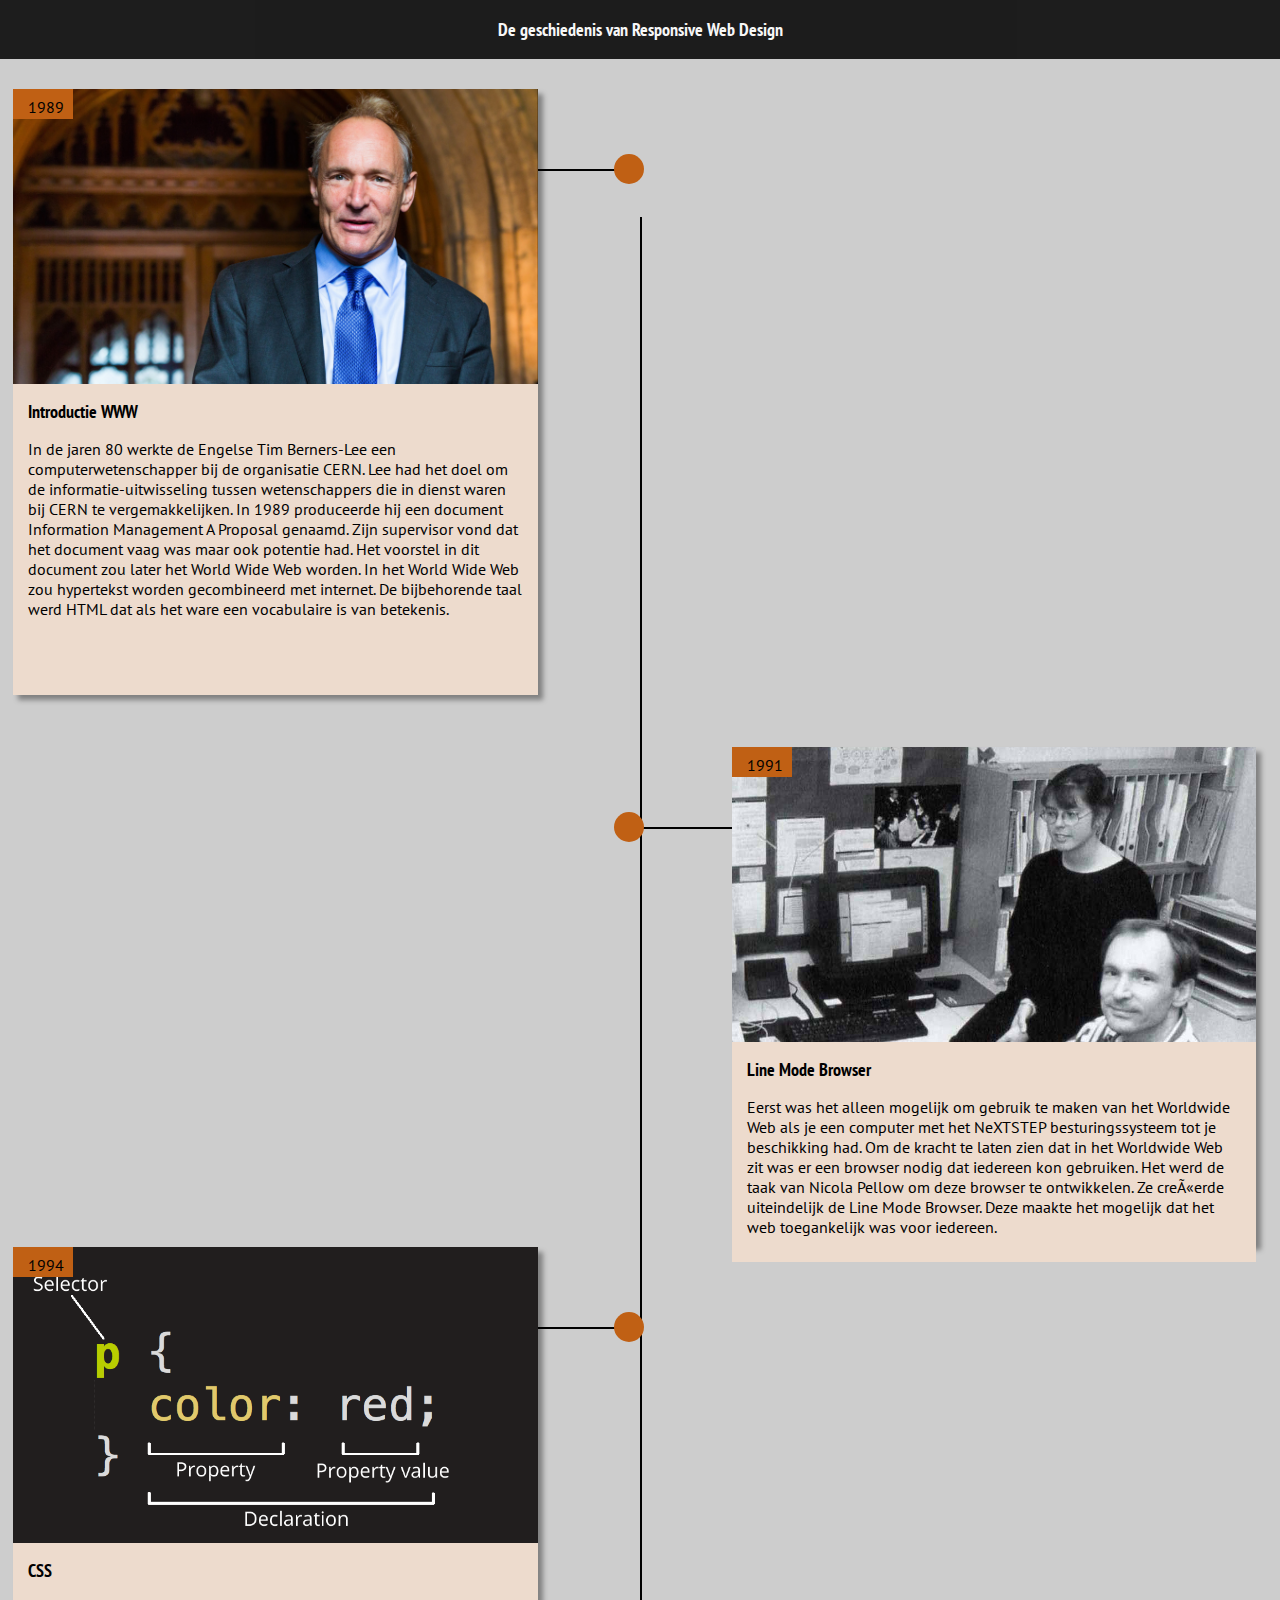
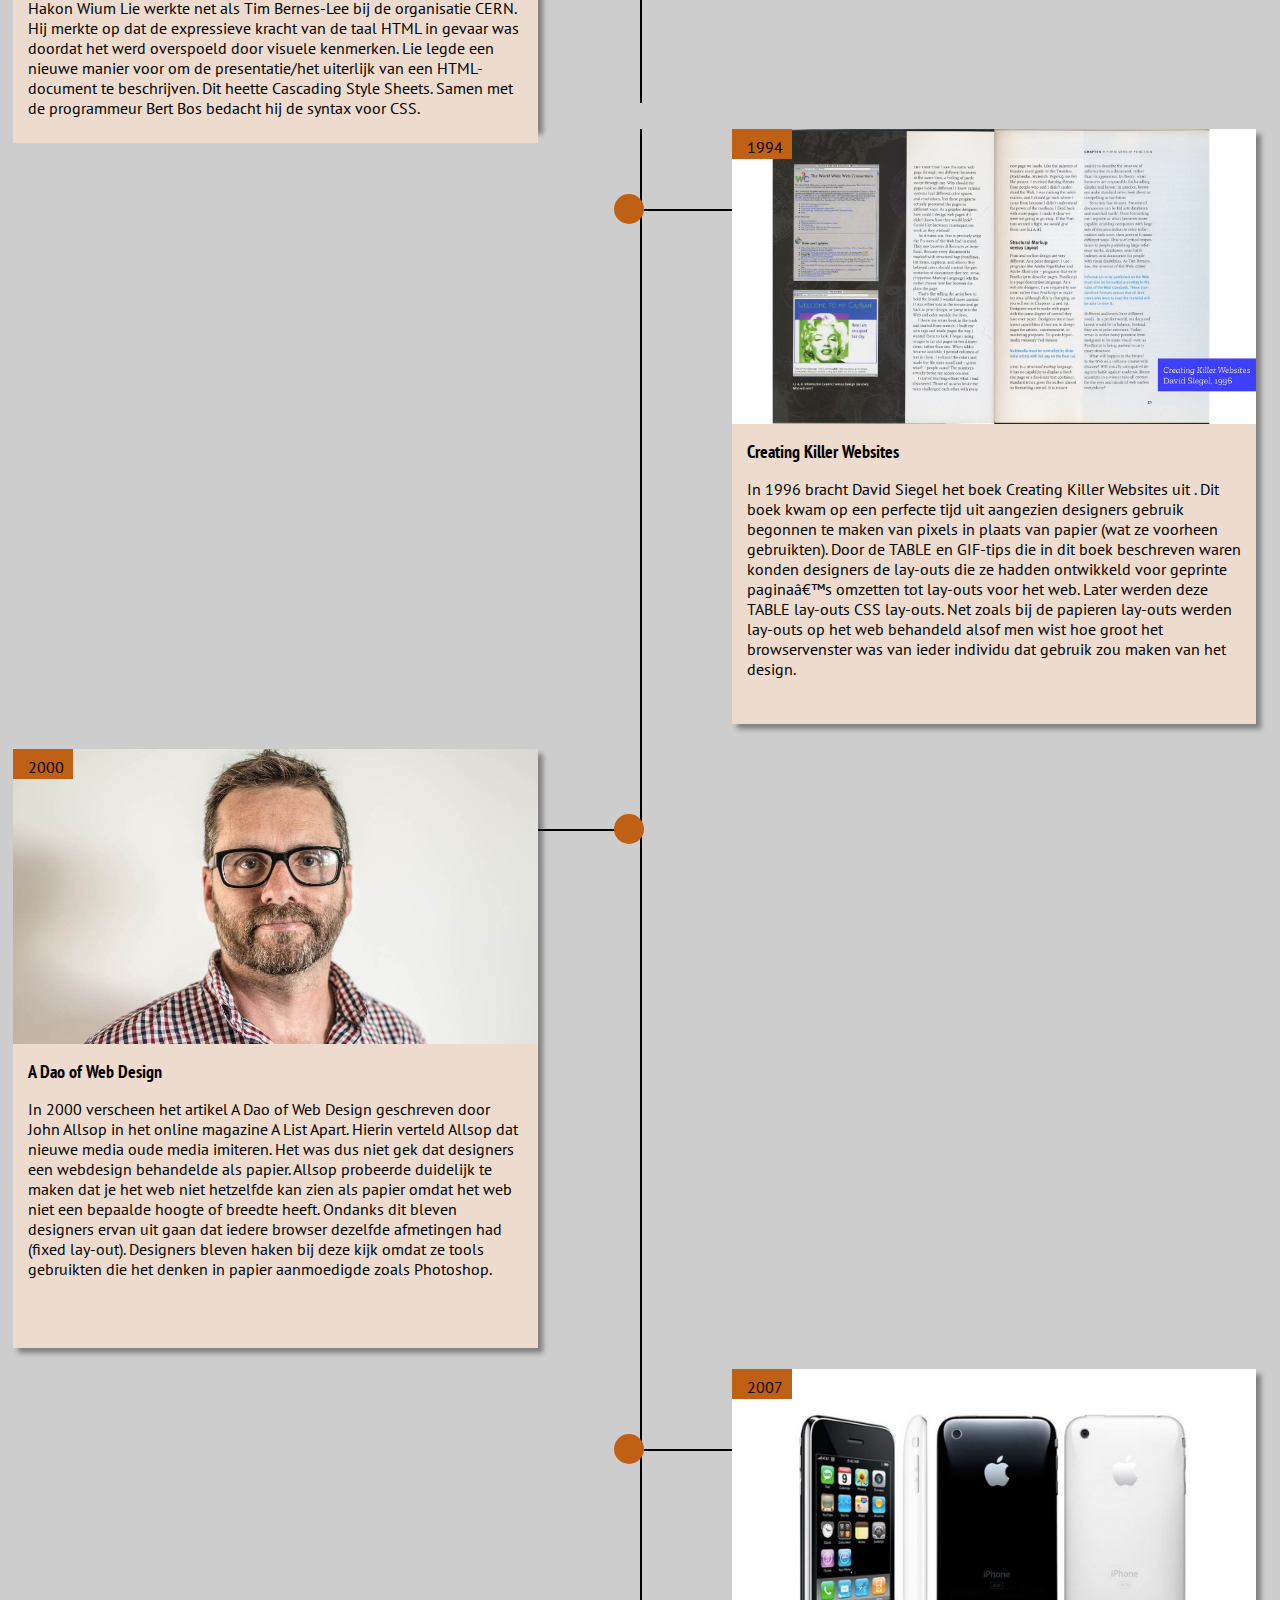
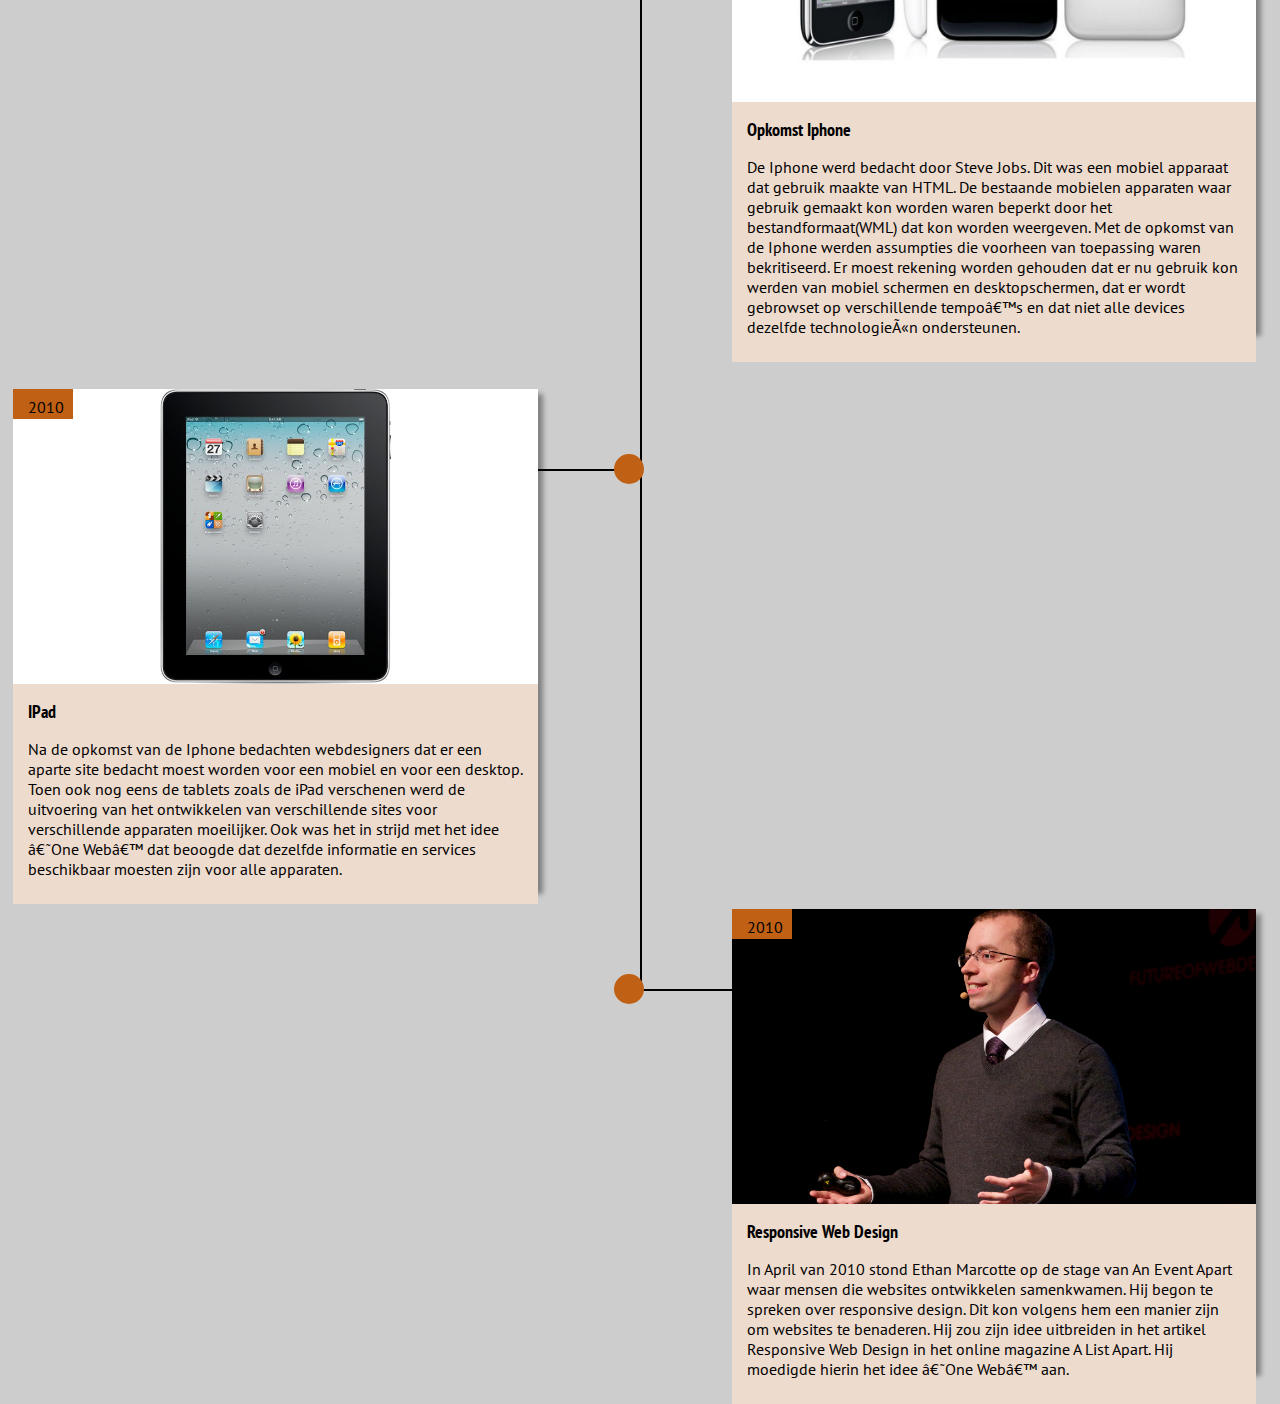
<file: index.html>
<!DOCTYPE html>     
    <html>
        <head>
            <title>De geschiedenis van Responsive Webdesign:tijdlijn</title>
            <meta charset="utf=8"/>
            <meta name="viewport" content="width=device-width, initial-scale=1.0">
            <link href="styles/style.css" type="text/css" rel="stylesheet" />
            <link href="https://fonts.googleapis.com/css?family=PT+Sans" rel="stylesheet">
            <link href="https://fonts.googleapis.com/css?family=PT+Sans+Narrow:700" rel="stylesheet">
        </head>
   
        <body>
          <div id="hoofdflexContainer"> 
           <div class="titel">
                  <div class="titeltekst">
                     <h1>De geschiedenis van Responsive Web Design</h1>
                  </div>
                </div>
            <div id="flexContainer">
              <div class="verticale_lijn"></div>
              <div class="horizontale_lijn_links"></div>
              <div class="rondje"></div>
              <div class="tijdlijn-item">
              <!-- De tijd/jaartal-->
                <div class="tijd">
                  <div class="tijdtekst">
                      <p>1989</p>
                  </div>
                </div>
                <img src="images/berners-lee.png"  alt="Tim_Berners-Lee" class="foto_tijdlijn">
                <div class="gebeurtenis">
                  <h1>Introductie WWW</h1>
                  <p>In de jaren 80 werkte de Engelse Tim Berners-Lee een computerwetenschapper bij de organisatie CERN. Lee had het doel om de informatie-uitwisseling tussen wetenschappers die in dienst waren bij CERN te vergemakkelijken. In 1989 produceerde hij een document Information Management A Proposal genaamd. Zijn supervisor vond dat het document vaag was maar ook potentie had. Het voorstel in dit document zou later het World Wide Web worden. In het World Wide Web zou hypertekst worden gecombineerd met internet. De bijbehorende taal werd HTML dat als het ware een vocabulaire is van betekenis.</p>
                </div>
              </div>
            </div>
            <div id="flexContainer" >
              <div class="verticale_lijn_2"></div>
              <div class="horizontale_lijn_rechts"></div>
              <div class="rondje"></div>
              <div class="tijdlijn-item-2">
              <!-- De tijd/jaartal-->
                <div class="tijd">
                  <div class="tijdtekst">
                      <p>1991</p>
                  </div>
                </div>
                <img  src="images/nicola-pellow.jpg"  alt="Nicola-pellow" class="foto_tijdlijn">
                <div class="gebeurtenis">
                  <h1>Line Mode Browser</h1>
                  <p>Eerst was het alleen mogelijk om gebruik te maken van het Worldwide Web als je een computer met het NeXTSTEP besturingssysteem tot je beschikking had. Om de kracht te laten zien dat in het Worldwide Web zit was er een browser nodig dat iedereen kon gebruiken. Het werd de taak van Nicola Pellow om deze browser te ontwikkelen. Ze creëerde uiteindelijk de Line Mode Browser. Deze maakte het mogelijk dat het web toegankelijk was voor iedereen.</p>
                </div>
              </div>
            </div>
            <div id="flexContainer" >
              <div class="verticale_lijn_3"></div>
              <div class="horizontale_lijn_links"></div>
              <div class="rondje"></div>
              <div class="tijdlijn-item-3">
              <!-- De tijd/jaartal-->
                <div class="tijd">
                  <div class="tijdtekst">
                      <p>1994</p>
                  </div>
                </div>
                <img  src="images/css-declaration.png"  alt="Css-declaration" class="foto_tijdlijn">
                <div class="gebeurtenis">
                  <h1>CSS</h1>
                  <p>Hakon Wium Lie werkte net als Tim Bernes-Lee bij de organisatie CERN. Hij merkte op dat de expressieve kracht van de taal HTML in gevaar was doordat het werd overspoeld door visuele kenmerken. Lie legde een nieuwe manier voor om de presentatie/het uiterlijk van een HTML-document te beschrijven. Dit heette Cascading Style Sheets. Samen met de programmeur Bert Bos bedacht hij de syntax voor CSS.</p>
                </div>
              </div>
            </div>
            <div id="flexContainer" >
              <div class="verticale_lijn_4"></div>
              <div class="horizontale_lijn_rechts"></div>
              <div class="rondje"></div>
              <div class="tijdlijn-item-4">
              <!-- De tijd/jaartal-->
                <div class="tijd">
                  <div class="tijdtekst">
                      <p>1994</p>
                  </div>
                </div>
                <img  src="images/Creating-Killer-Websites.jpg"  alt="Creating-Killer-Websites" class="foto_tijdlijn">
                <div class="gebeurtenis">
                  <h1>Creating Killer Websites</h1>
                  <p>In 1996 bracht David Siegel  het boek Creating Killer Websites uit . Dit boek kwam op een perfecte tijd uit aangezien designers gebruik begonnen te maken van pixels in plaats van papier (wat ze voorheen gebruikten). Door de TABLE en GIF-tips die in dit boek beschreven waren konden designers de lay-outs die ze hadden ontwikkeld voor geprinte pagina’s omzetten tot lay-outs voor het web. Later werden deze TABLE lay-outs CSS lay-outs. Net zoals bij de papieren lay-outs werden lay-outs op het web behandeld alsof men wist hoe groot het browservenster was van ieder individu dat gebruik zou maken van het design.</p>
                </div>
              </div>
            </div>
            <div id="flexContainer" >
              <div class="verticale_lijn_5"></div>
              <div class="horizontale_lijn_links"></div>
              <div class="rondje"></div>
              <div class="tijdlijn-item-5">
              <!-- De tijd/jaartal-->
                <div class="tijd">
                  <div class="tijdtekst">
                      <p>2000</p>
                  </div>
                </div>
                <img  src="images/john-allsopp.jpg"  alt="John-Allsop" class="foto_tijdlijn">
                <div class="gebeurtenis">
                  <h1>A Dao of Web Design</h1>
                  <p>In 2000 verscheen het artikel A Dao of Web Design geschreven door John Allsop in het online magazine A List Apart. Hierin verteld Allsop dat nieuwe media oude media imiteren. Het was dus niet gek dat designers een webdesign behandelde als papier. Allsop probeerde duidelijk te maken dat je het web niet hetzelfde kan zien als papier omdat het web niet een bepaalde hoogte of breedte heeft.  Ondanks dit bleven designers ervan uit gaan dat iedere browser dezelfde afmetingen had (fixed lay-out). Designers bleven haken bij deze kijk omdat ze tools gebruikten die het denken in papier aanmoedigde zoals Photoshop.</p>
                </div>
              </div>
            </div>
            <div id="flexContainer" >
              <div class="verticale_lijn_6"></div>
              <div class="horizontale_lijn_rechts"></div>
              <div class="rondje"></div>
              <div class="tijdlijn-item-6">
              <!-- De tijd/jaartal-->
                <div class="tijd">
                  <div class="tijdtekst">
                      <p>2007</p>
                  </div>
                </div>
                <img src="images/iPhone-1.jpg"  alt="IPhone-1" class="foto_tijdlijn">
                <div class="gebeurtenis">
                  <h1>Opkomst Iphone</h1>
                  <p>De Iphone werd bedacht door Steve Jobs. Dit was een mobiel apparaat dat gebruik maakte van HTML. De bestaande mobielen apparaten waar gebruik gemaakt kon worden waren beperkt door het bestandformaat(WML) dat kon worden weergeven. Met de opkomst van de Iphone werden assumpties die voorheen van toepassing waren bekritiseerd. Er moest rekening worden gehouden dat er nu gebruik kon werden van mobiel schermen en desktopschermen, dat er wordt gebrowset op verschillende tempo’s en dat niet alle devices dezelfde technologieën ondersteunen. </p>
                </div>
              </div>
            </div>
            <div id="flexContainer" >
              <div class="verticale_lijn_7"></div>
              <div class="horizontale_lijn_links"></div>
              <div class="rondje"></div>
              <div class="tijdlijn-item-7">
              <!-- De tijd/jaartal-->
                <div class="tijd">
                  <div class="tijdtekst">
                      <p>2010</p>
                  </div>
                </div>
                <img  src="images/ipad1.jpg"  alt="Creating-Killer-Websites" class="foto_tijdlijn">
                <div class="gebeurtenis">
                  <h1>IPad</h1>
                  <p>Na de opkomst van de Iphone bedachten webdesigners dat er een aparte site bedacht moest worden voor een mobiel en voor een desktop. Toen ook nog eens de tablets zoals de iPad verschenen werd de uitvoering van het ontwikkelen van verschillende sites voor verschillende apparaten moeilijker. Ook was het in strijd met het idee ‘One Web’ dat beoogde dat dezelfde informatie en services beschikbaar moesten zijn voor alle apparaten.</p>
                </div>
              </div>
            </div>
            <div id="flexContainer" >
              <div class="verticale_lijn_8"></div>
              <div class="horizontale_lijn_rechts"></div>
              <div class="rondje"></div>
              <div class="tijdlijn-item-8">
              <!-- De tijd/jaartal-->
                <div class="tijd">
                  <div class="tijdtekst">
                      <p>2010</p>
                  </div>
                </div>
                <img  src="images/ethan-marcotte.jpg"  alt="Creating-Killer-Websites" class="foto_tijdlijn">
                <div class="gebeurtenis">
                  <h1>Responsive Web Design</h1>
                  <p>In April van 2010 stond Ethan Marcotte op de stage van An Event Apart waar mensen die websites ontwikkelen samenkwamen. Hij begon te spreken over responsive design. Dit kon volgens hem een manier zijn om websites te benaderen. Hij zou zijn idee uitbreiden in het artikel Responsive Web Design in het online magazine A List Apart. Hij moedigde hierin het idee ‘One Web’ aan.</p>
                </div>
              </div>
            </div>
          </div>
          


        </body>
    </html>
</file>
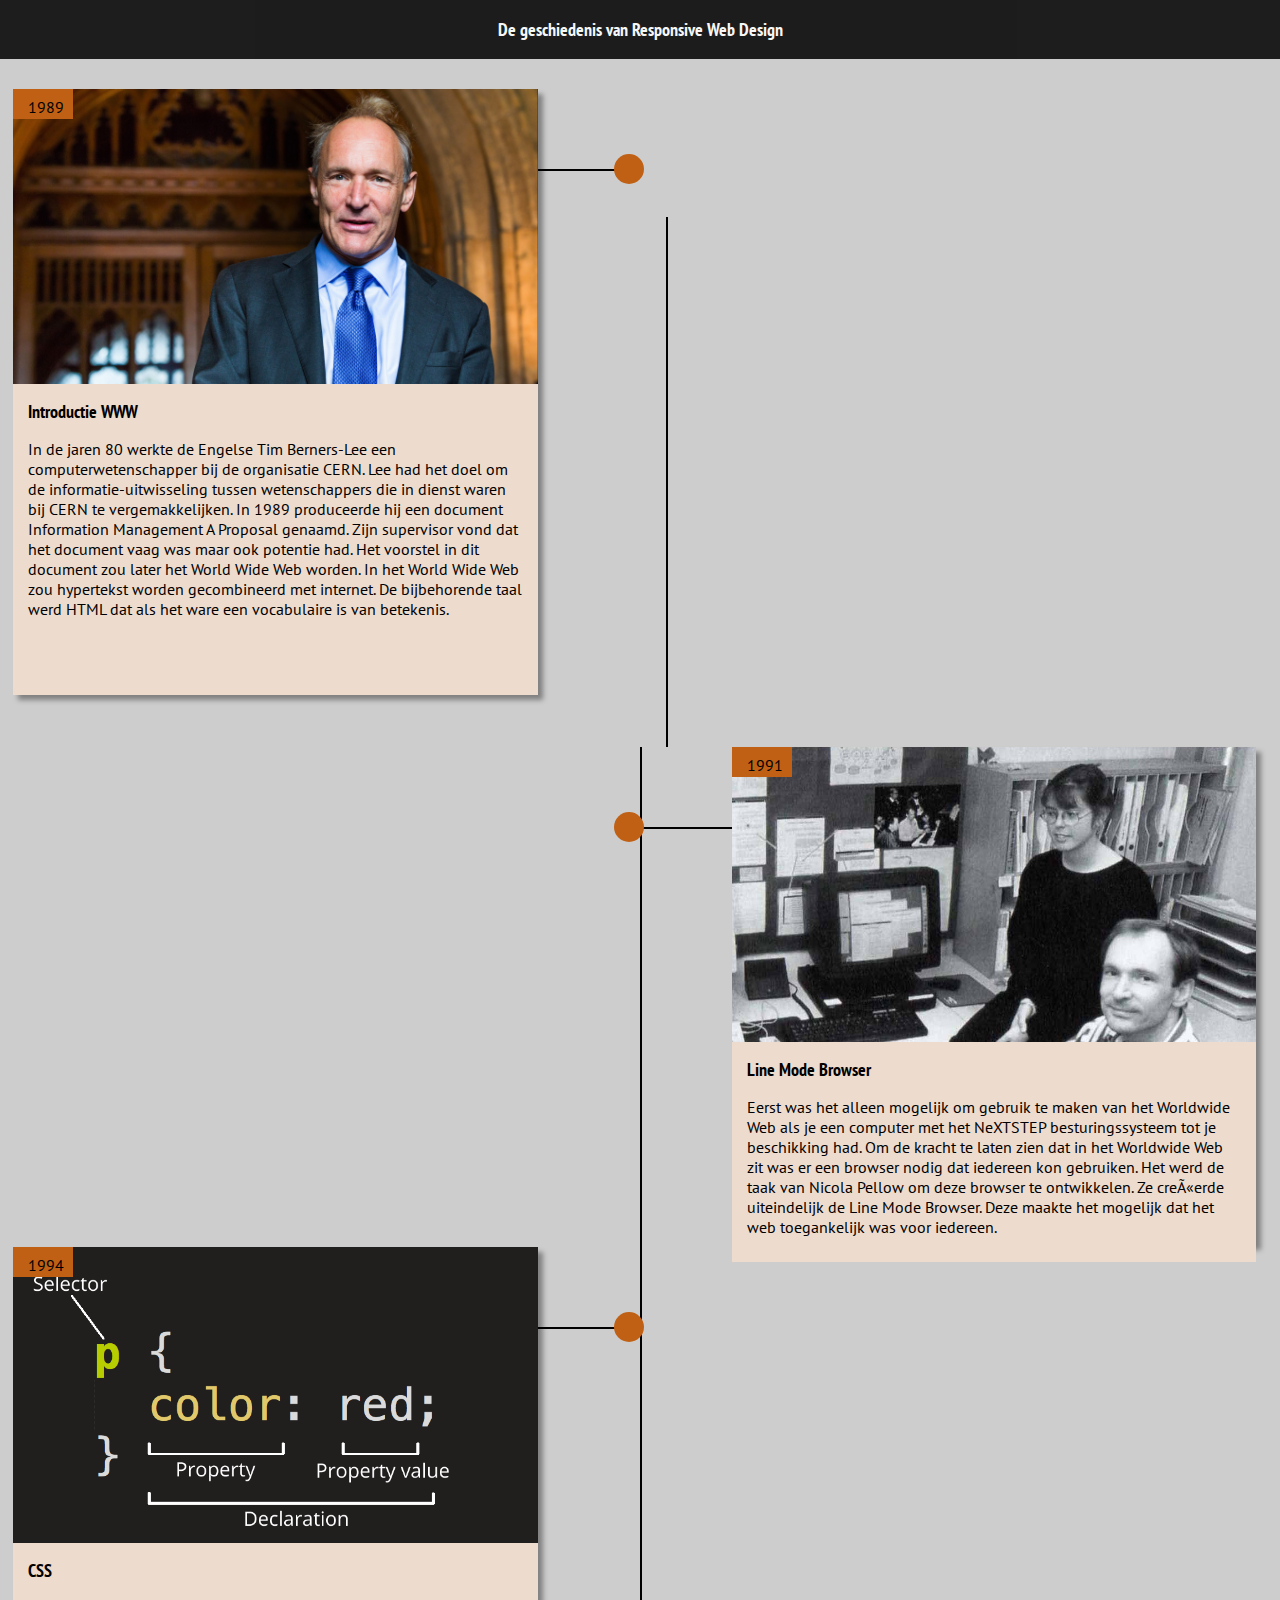
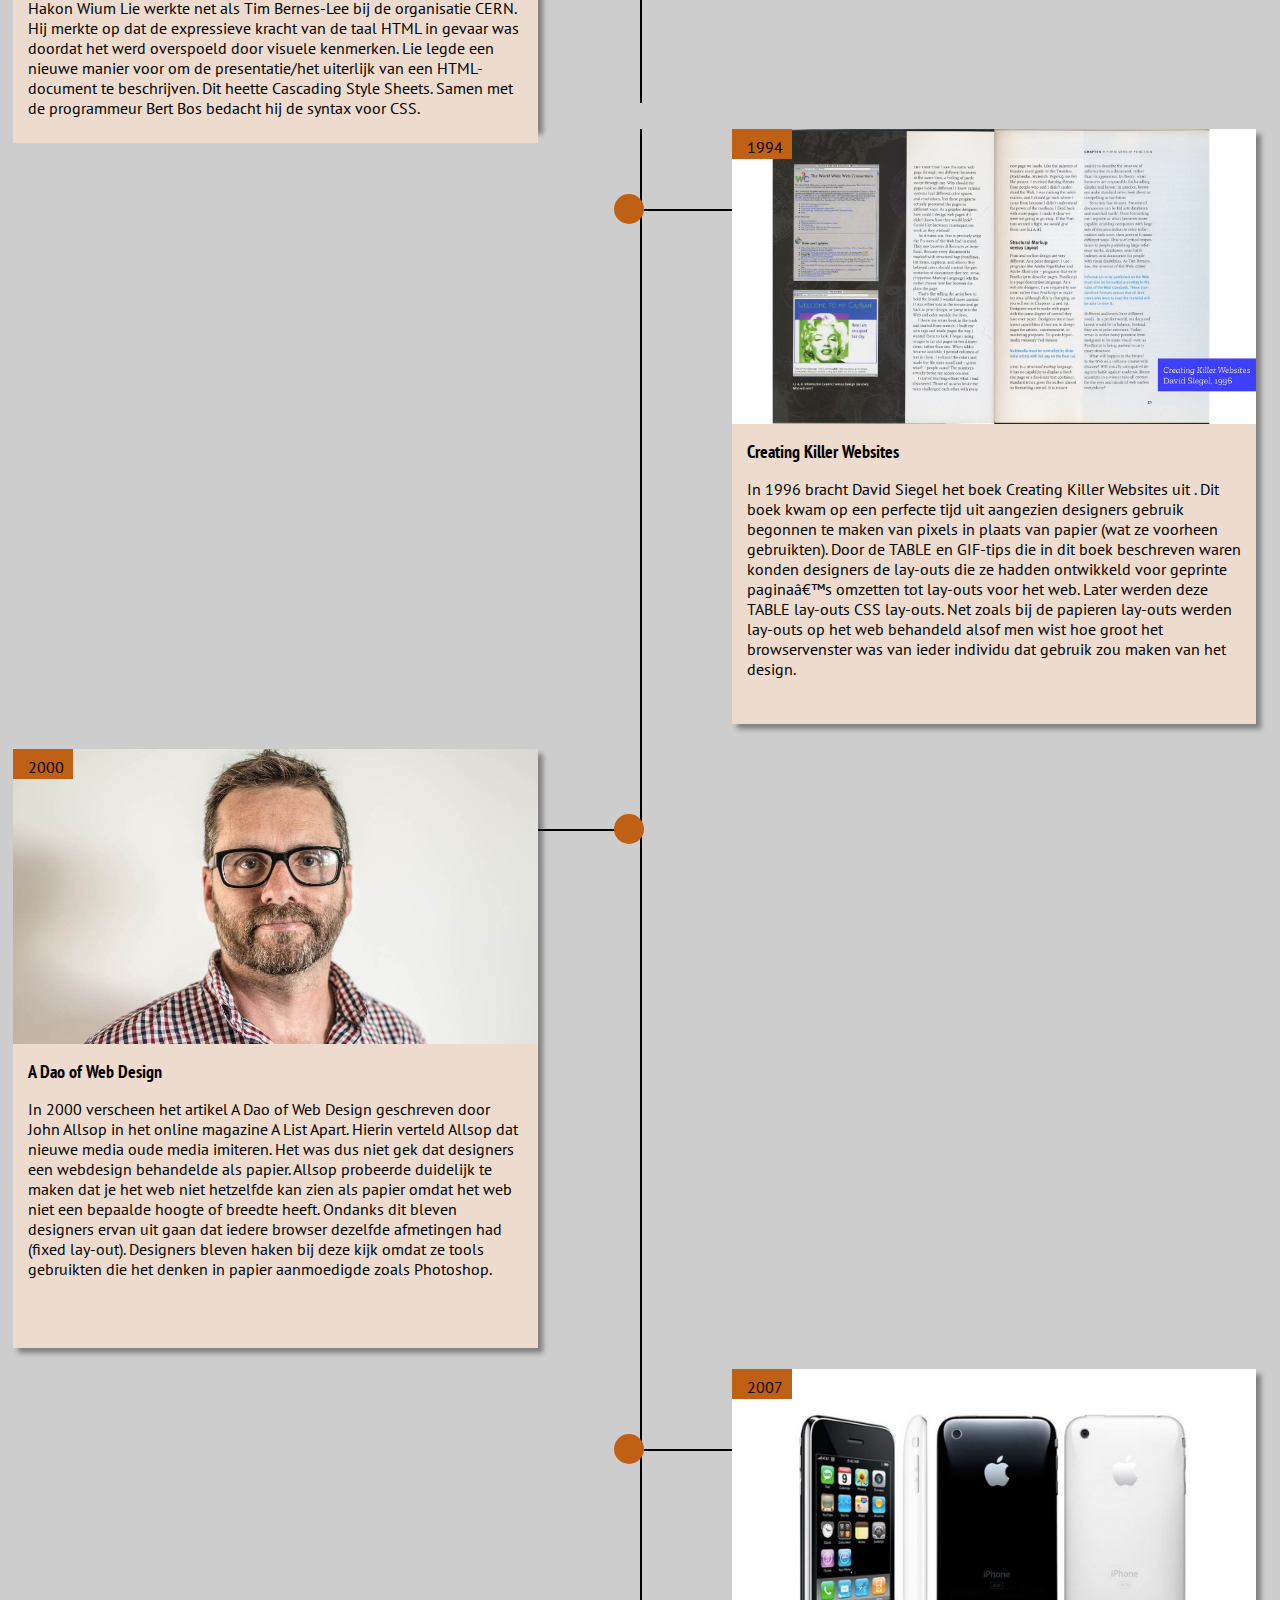
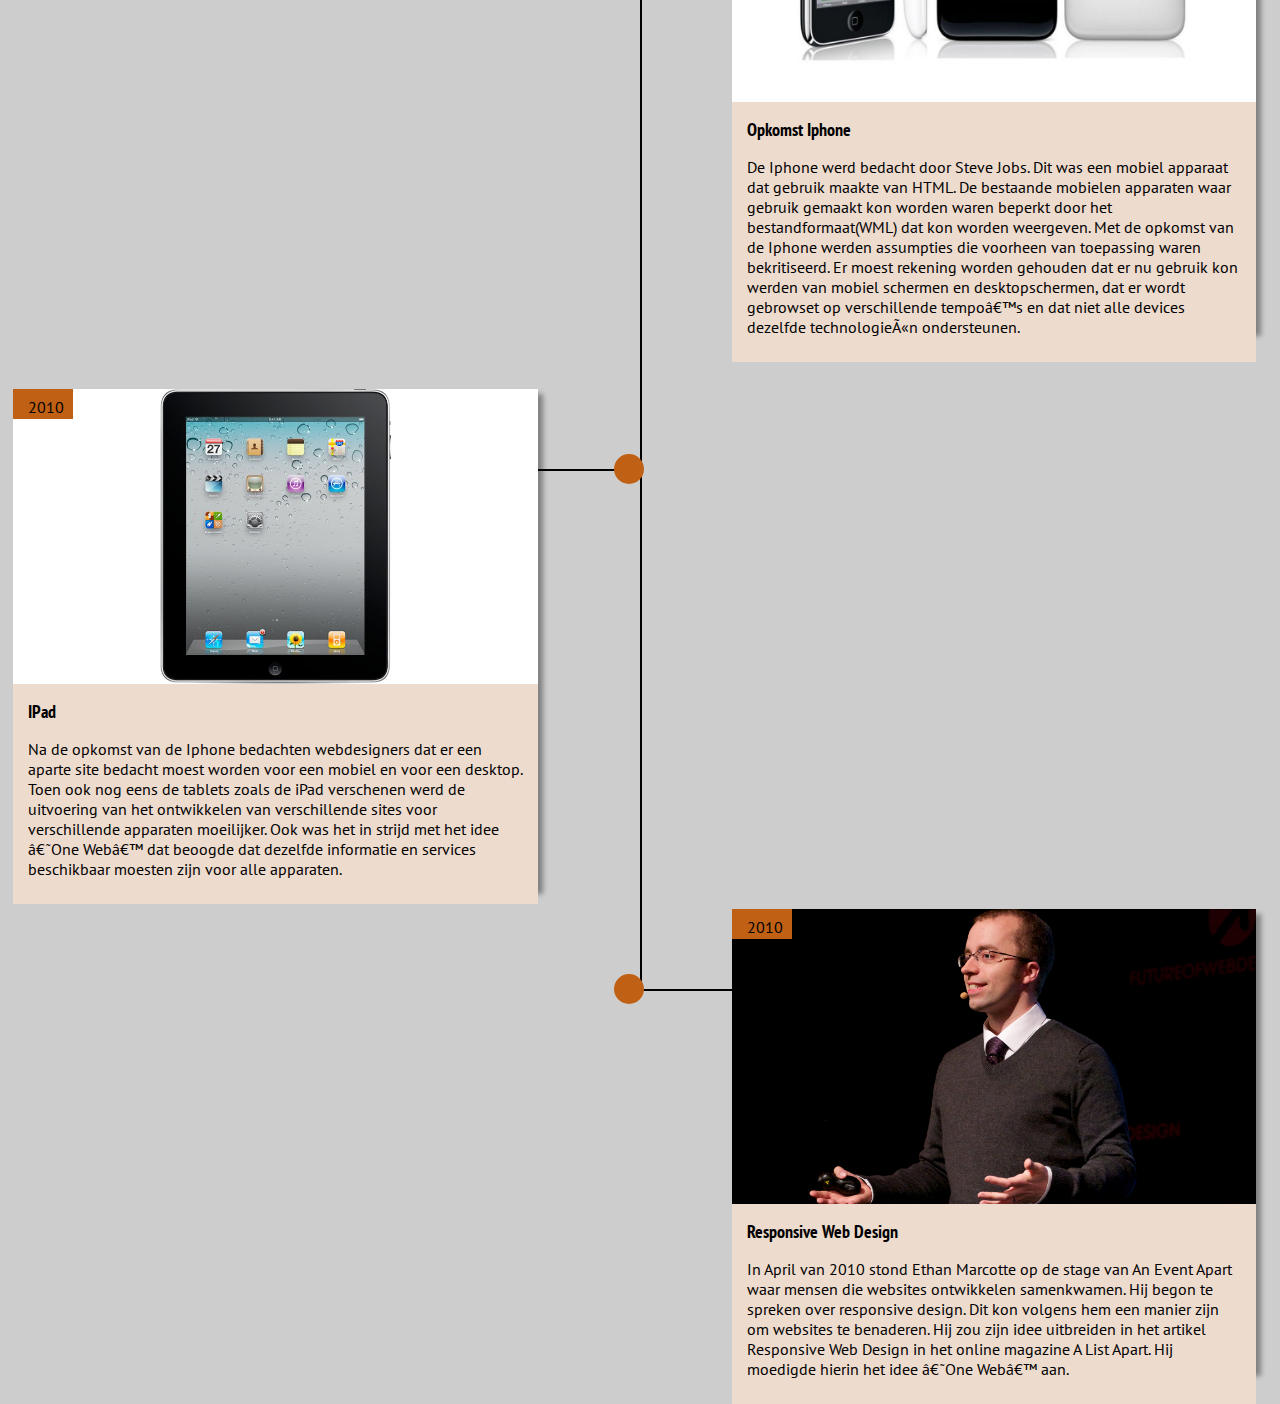
<file: challenge1v2.html>
<!DOCTYPE html>     
    <html>
        <head>
            <title>De geschiedenis van Responsive Webdesign:tijdlijn</title>
            <meta charset="utf=8"/>
            <meta name="viewport" content="width=device-width, initial-scale=1.0">
            <link href="styles/challenge1v2.css" type="text/css" rel="stylesheet" />
            <link href="https://fonts.googleapis.com/css?family=PT+Sans" rel="stylesheet">
            <link href="https://fonts.googleapis.com/css?family=PT+Sans+Narrow:700" rel="stylesheet">
        </head>
   
        <body>
          <div id="hoofdflexContainer"> 
           <div class="titel">
                  <div class="titeltekst">
                     <h1>De geschiedenis van Responsive Web Design</h1>
                  </div>
                </div>
            <div id="flexContainer">
              <div class="verticale_lijn"></div>
              <div class="horizontale_lijn_links"></div>
              <div class="rondje"></div>
              <div class="tijdlijn-item">
              <!-- De tijd/jaartal-->
                <div class="tijd">
                  <div class="tijdtekst">
                      <p>1989</p>
                  </div>
                </div>
                <img src="images/berners-lee.png"  alt="Tim_Berners-Lee" class="foto_tijdlijn">
                <div class="gebeurtenis">
                  <h1>Introductie WWW</h1>
                  <p>In de jaren 80 werkte de Engelse Tim Berners-Lee een computerwetenschapper bij de organisatie CERN. Lee had het doel om de informatie-uitwisseling tussen wetenschappers die in dienst waren bij CERN te vergemakkelijken. In 1989 produceerde hij een document Information Management A Proposal genaamd. Zijn supervisor vond dat het document vaag was maar ook potentie had. Het voorstel in dit document zou later het World Wide Web worden. In het World Wide Web zou hypertekst worden gecombineerd met internet. De bijbehorende taal werd HTML dat als het ware een vocabulaire is van betekenis.</p>
                </div>
              </div>
            </div>
            <div id="flexContainer" >
              <div class="verticale_lijn_2"></div>
              <div class="horizontale_lijn_rechts"></div>
              <div class="rondje"></div>
              <div class="tijdlijn-item-2">
              <!-- De tijd/jaartal-->
                <div class="tijd">
                  <div class="tijdtekst">
                      <p>1991</p>
                  </div>
                </div>
                <img  src="images/nicola-pellow.jpg"  alt="Nicola-pellow" class="foto_tijdlijn">
                <div class="gebeurtenis">
                  <h1>Line Mode Browser</h1>
                  <p>Eerst was het alleen mogelijk om gebruik te maken van het Worldwide Web als je een computer met het NeXTSTEP besturingssysteem tot je beschikking had. Om de kracht te laten zien dat in het Worldwide Web zit was er een browser nodig dat iedereen kon gebruiken. Het werd de taak van Nicola Pellow om deze browser te ontwikkelen. Ze creëerde uiteindelijk de Line Mode Browser. Deze maakte het mogelijk dat het web toegankelijk was voor iedereen.</p>
                </div>
              </div>
            </div>
            <div id="flexContainer" >
              <div class="verticale_lijn_3"></div>
              <div class="horizontale_lijn_links"></div>
              <div class="rondje"></div>
              <div class="tijdlijn-item-3">
              <!-- De tijd/jaartal-->
                <div class="tijd">
                  <div class="tijdtekst">
                      <p>1994</p>
                  </div>
                </div>
                <img  src="images/css-declaration.png"  alt="Css-declaration" class="foto_tijdlijn">
                <div class="gebeurtenis">
                  <h1>CSS</h1>
                  <p>Hakon Wium Lie werkte net als Tim Bernes-Lee bij de organisatie CERN. Hij merkte op dat de expressieve kracht van de taal HTML in gevaar was doordat het werd overspoeld door visuele kenmerken. Lie legde een nieuwe manier voor om de presentatie/het uiterlijk van een HTML-document te beschrijven. Dit heette Cascading Style Sheets. Samen met de programmeur Bert Bos bedacht hij de syntax voor CSS.</p>
                </div>
              </div>
            </div>
            <div id="flexContainer" >
              <div class="verticale_lijn_4"></div>
              <div class="horizontale_lijn_rechts"></div>
              <div class="rondje"></div>
              <div class="tijdlijn-item-4">
              <!-- De tijd/jaartal-->
                <div class="tijd">
                  <div class="tijdtekst">
                      <p>1994</p>
                  </div>
                </div>
                <img  src="images/Creating-Killer-Websites.jpg"  alt="Creating-Killer-Websites" class="foto_tijdlijn">
                <div class="gebeurtenis">
                  <h1>Creating Killer Websites</h1>
                  <p>In 1996 bracht David Siegel  het boek Creating Killer Websites uit . Dit boek kwam op een perfecte tijd uit aangezien designers gebruik begonnen te maken van pixels in plaats van papier (wat ze voorheen gebruikten). Door de TABLE en GIF-tips die in dit boek beschreven waren konden designers de lay-outs die ze hadden ontwikkeld voor geprinte pagina’s omzetten tot lay-outs voor het web. Later werden deze TABLE lay-outs CSS lay-outs. Net zoals bij de papieren lay-outs werden lay-outs op het web behandeld alsof men wist hoe groot het browservenster was van ieder individu dat gebruik zou maken van het design.</p>
                </div>
              </div>
            </div>
            <div id="flexContainer" >
              <div class="verticale_lijn_5"></div>
              <div class="horizontale_lijn_links"></div>
              <div class="rondje"></div>
              <div class="tijdlijn-item-5">
              <!-- De tijd/jaartal-->
                <div class="tijd">
                  <div class="tijdtekst">
                      <p>2000</p>
                  </div>
                </div>
                <img  src="images/john-allsopp.jpg"  alt="John-Allsop" class="foto_tijdlijn">
                <div class="gebeurtenis">
                  <h1>A Dao of Web Design</h1>
                  <p>In 2000 verscheen het artikel A Dao of Web Design geschreven door John Allsop in het online magazine A List Apart. Hierin verteld Allsop dat nieuwe media oude media imiteren. Het was dus niet gek dat designers een webdesign behandelde als papier. Allsop probeerde duidelijk te maken dat je het web niet hetzelfde kan zien als papier omdat het web niet een bepaalde hoogte of breedte heeft.  Ondanks dit bleven designers ervan uit gaan dat iedere browser dezelfde afmetingen had (fixed lay-out). Designers bleven haken bij deze kijk omdat ze tools gebruikten die het denken in papier aanmoedigde zoals Photoshop.</p>
                </div>
              </div>
            </div>
            <div id="flexContainer" >
              <div class="verticale_lijn_6"></div>
              <div class="horizontale_lijn_rechts"></div>
              <div class="rondje"></div>
              <div class="tijdlijn-item-6">
              <!-- De tijd/jaartal-->
                <div class="tijd">
                  <div class="tijdtekst">
                      <p>2007</p>
                  </div>
                </div>
                <img src="images/iPhone-1.jpg"  alt="IPhone-1" class="foto_tijdlijn">
                <div class="gebeurtenis">
                  <h1>Opkomst Iphone</h1>
                  <p>De Iphone werd bedacht door Steve Jobs. Dit was een mobiel apparaat dat gebruik maakte van HTML. De bestaande mobielen apparaten waar gebruik gemaakt kon worden waren beperkt door het bestandformaat(WML) dat kon worden weergeven. Met de opkomst van de Iphone werden assumpties die voorheen van toepassing waren bekritiseerd. Er moest rekening worden gehouden dat er nu gebruik kon werden van mobiel schermen en desktopschermen, dat er wordt gebrowset op verschillende tempo’s en dat niet alle devices dezelfde technologieën ondersteunen. </p>
                </div>
              </div>
            </div>
            <div id="flexContainer" >
              <div class="verticale_lijn_7"></div>
              <div class="horizontale_lijn_links"></div>
              <div class="rondje"></div>
              <div class="tijdlijn-item-7">
              <!-- De tijd/jaartal-->
                <div class="tijd">
                  <div class="tijdtekst">
                      <p>2010</p>
                  </div>
                </div>
                <img  src="images/ipad1.jpg"  alt="Creating-Killer-Websites" class="foto_tijdlijn">
                <div class="gebeurtenis">
                  <h1>IPad</h1>
                  <p>Na de opkomst van de Iphone bedachten webdesigners dat er een aparte site bedacht moest worden voor een mobiel en voor een desktop. Toen ook nog eens de tablets zoals de iPad verschenen werd de uitvoering van het ontwikkelen van verschillende sites voor verschillende apparaten moeilijker. Ook was het in strijd met het idee ‘One Web’ dat beoogde dat dezelfde informatie en services beschikbaar moesten zijn voor alle apparaten.</p>
                </div>
              </div>
            </div>
            <div id="flexContainer" >
              <div class="verticale_lijn_8"></div>
              <div class="horizontale_lijn_rechts"></div>
              <div class="rondje"></div>
              <div class="tijdlijn-item-8">
              <!-- De tijd/jaartal-->
                <div class="tijd">
                  <div class="tijdtekst">
                      <p>2010</p>
                  </div>
                </div>
                <img  src="images/ethan-marcotte.jpg"  alt="Creating-Killer-Websites" class="foto_tijdlijn">
                <div class="gebeurtenis">
                  <h1>Responsive Web Design</h1>
                  <p>In April van 2010 stond Ethan Marcotte op de stage van An Event Apart waar mensen die websites ontwikkelen samenkwamen. Hij begon te spreken over responsive design. Dit kon volgens hem een manier zijn om websites te benaderen. Hij zou zijn idee uitbreiden in het artikel Responsive Web Design in het online magazine A List Apart. Hij moedigde hierin het idee ‘One Web’ aan.</p>
                </div>
              </div>
            </div>
          </div>
          


        </body>
    </html>
</file>
<file: styles/style.css>
body {
	background-color: #CDCDCD;
	margin: 0px;
	font-size: 16px;
	font-family: 'PT Sans', sans-serif;     
	display: flex;
}

p {
	padding-left: 15px;
	padding-right: 15px;
	padding-bottom: 25px;
	font-size: 16px;
}

h1 {
	padding-left: 15px;
	padding-right: 15px;
	font-family: 'PT Sans Narrow', sans-serif;
	font-size: 18px;
}

#hoofdflexContainer {
	display: flex;
	flex-direction: column;	
}

/* De box met hierin de tekst bovenaan de pagina/titel van de pagina */

.titel {
	margin-top: 0px;
	margin-left: 0px;
	margin-right: 0px;
	margin-bottom: 30px;
	width: 100%;
	height: 59px;
	background-color: black;
	opacity: 0.86;
	color: white;
	text-align: center;
	display: flex;
  }

/*  De tekst bovenaan de pagina/titel van de pagina */
.titeltekst {
	margin: auto;
}

#flexContainer {
    display: flex;
    flex-direction: row;
}

/*  De de horizontale lijn die elk oranje rondje op de de verticale tijdlijn verbind met een tijdlijn-item */

.horizontale_lijn_links {
    width: 7%;
    height: 2px;
    background-color: black;
    margin-top: 80px;
    display: flex;
	flex-direction: column;	
}

.horizontale_lijn_rechts {
    width: 7%;
    height: 2px;
    background-color: black;
    margin-top: 80px;
    display: flex;
	flex-direction: column;	
}


/*  De deel van de  verticale lijn die loopt langs de tijdlijn-items */

.verticale_lijn {
	background-color: black;
	width: 2px;
	height: 550px;
	margin-top: 2%;
	margin-right: 7%;
}

/*  De deel van de  verticale lijn die loopt langs de tijdlijn-items */

.verticale_lijn_2 {
	background-color: black;
	width: 2px;
	height: 520px;
	margin-left: 7%;
}

/*  De deel van de  verticale lijn die loopt langs de tijdlijn-items */

.verticale_lijn_3 {
	background-color: black;
	width: 2px;
	height: 500px;
	margin-left: 7%;
}

/*  De deel van de  verticale lijn die loopt langs de tijdlijn-items */

.verticale_lijn_4 {
	background-color: black;
	width: 2px;
	height: 620px;
	margin-left: 7%;
}

/*  De deel van de  verticale lijn die loopt langs de tijdlijn-items */

.verticale_lijn_5 {
	background-color: black;
	width: 2px;
	height: 620px;
	margin-left: 7%;
}

/*  De deel van de  verticale lijn die loopt langs de tijdlijn-items */

.verticale_lijn_6 {
	background-color: black;
	width: 2px;
	height: 620px;
	margin-left: 7%;
}

/*  De deel van de  verticale lijn die loopt langs de tijdlijn-items */

.verticale_lijn_7 {
	background-color: black;
	width: 2px;
	height: 520px;
	margin-left: 7%;
}

/*  De deel van de  verticale lijn die loopt langs de tijdlijn-items */

.verticale_lijn_8 {
	background-color: black;
	width: 2px;
	height: 80px;
	margin-left: 7%;
}

.rondje {
	width: 30px;
	height: 30px;
	border-radius: 50%;
	background-color: #C06014;
	position: absolute;
	margin-top: 65px;
	margin-left: 3%;
	margin-right: 97%;
}

.tijdlijn-item {
	width: 82%;
	height: 606px;
	box-shadow: 5px 5px 5px grey;
	background-color: #EDDBCD;
	padding: auto;
	margin-bottom: 0%;

}

.tijdlijn-item-2 {
	width: 82%;
	height: 498px;
	box-shadow: 5px 5px 5px grey;
	background-color: #EDDBCD;
	margin-bottom: 3%;

}

.tijdlijn-item-3 {
	width: 82%;
	height: 482px;
	box-shadow: 5px 5px 5px grey;
	background-color: #EDDBCD;
	margin-bottom: 3%;
}


.tijdlijn-item-4 {
	width: 82%;
	height: 595px;
	box-shadow: 5px 5px 5px grey;
	background-color: #EDDBCD;
	margin-bottom: 3%;

}

.tijdlijn-item-5 {
	width: 82%;
	height: 599px;
	box-shadow: 5px 5px 5px grey;
	background-color: #EDDBCD;
	margin-bottom: 3%;

}

.tijdlijn-item-6 {
	width: 82%;
	height: 562px;
	box-shadow: 5px 5px 5px grey;
	background-color: #EDDBCD;
	margin-bottom: 3%;

}

.tijdlijn-item-7 {
	width: 82%;
	height: 500px;
	box-shadow: 5px 5px 5px grey;
	background-color: #EDDBCD;
	margin-bottom: 3%;
}

.tijdlijn-item-8 {
	width: 82%;
	height: 462px;
	box-shadow: 5px 5px 5px grey;
	background-color: #EDDBCD;
	margin-bottom: 3%;

}

/* De layout van de oranje vierkant met de tijd/jaartal is hiermee gestyled. */
.tijd {
	width: 60px;
	height: 30px;
	background-color: #C06014;
	display: flex;
	z-index: 100;
	position: absolute;
}

/* Op deze manier is de tekst in de oranje vierkant met de tijd/jaartal gestyled. */
.tijdtekst {
	margin: auto;
	line-height: 4px;
}

.foto_tijdlijn {	
	width: 100%; 
	height: auto;
	margin: 0px;
	z-index: 10px;
}
	

.gebeurtenis {
	background-color: #EDDBCD;
	margin-top: 0px;

}

@media only screen and (min-width: 360px) and (max-width: 768px){

body {
	background-color: #CDCDCD;
	margin: 0px;
	font-size: 16px;
	font-family: 'PT Sans', sans-serif;     
	display: flex;
}

p {
	padding-left: 15px;
	padding-right: 15px;
	padding-bottom: 25px;
	font-size: 16px;
}

h1 {
	padding-left: 15px;
	padding-right: 15px;
	font-family: 'PT Sans Narrow', sans-serif;
	font-size: 18px;
}

#hoofdflexContainer {
	display: flex;
	flex-direction: column;	
}

/* De box met hierin de tekst bovenaan de pagina/titel van de pagina */

.titel {
	margin-top: 0px;
	margin-left: 0px;
	margin-right: 0px;
	margin-bottom: 30px;
	width: 100%;
	height: 59px;
	background-color: black;
	opacity: 0.86;
	color: white;
	text-align: center;
	display: flex;
  }

/*  De tekst bovenaan de pagina/titel van de pagina */
.titeltekst {
	margin: auto;
}

#flexContainer {
    display: flex;
    flex-direction: row;
}

/*  De de horizontale lijn die elk oranje rondje op de de verticale tijdlijn verbind met een tijdlijn-item */

.horizontale_lijn {
    width: 7%;
    height: 2px;
    background-color: black;
    margin-top: 80px;
    display: flex;
	flex-direction: column;	
}


/*  De deel van de  verticale lijn die loopt langs de tijdlijn-items */

.verticale_lijn {
	background-color: black;
	width: 2px;
	height: 550px;
	margin-top: 20%;
	margin-left: 7%;
}

/*  De deel van de  verticale lijn die loopt langs de tijdlijn-items */

.verticale_lijn_2 {
	background-color: black;
	width: 2px;
	height: 520px;
	margin-left: 7%;
}

/*  De deel van de  verticale lijn die loopt langs de tijdlijn-items */

.verticale_lijn_3 {
	background-color: black;
	width: 2px;
	height: 500px;
	margin-left: 7%;
}

/*  De deel van de  verticale lijn die loopt langs de tijdlijn-items */

.verticale_lijn_4 {
	background-color: black;
	width: 2px;
	height: 620px;
	margin-left: 7%;
}

/*  De deel van de  verticale lijn die loopt langs de tijdlijn-items */

.verticale_lijn_5 {
	background-color: black;
	width: 2px;
	height: 620px;
	margin-left: 7%;
}

/*  De deel van de  verticale lijn die loopt langs de tijdlijn-items */

.verticale_lijn_6 {
	background-color: black;
	width: 2px;
	height: 620px;
	margin-left: 7%;
}

/*  De deel van de  verticale lijn die loopt langs de tijdlijn-items */

.verticale_lijn_7 {
	background-color: black;
	width: 2px;
	height: 520px;
	margin-left: 7%;
}

/*  De deel van de  verticale lijn die loopt langs de tijdlijn-items */

.verticale_lijn_8 {
	background-color: black;
	width: 2px;
	height: 80px;
	margin-left: 7%;
}

.rondje {
	width: 30px;
	height: 30px;
	border-radius: 50%;
	background-color: #C06014;
	position: absolute;
	margin-top: 65px;
	margin-left: 3%;
	margin-right: 97%;
}

.tijdlijn-item {
	width: 82%;
	height: 606px;
	box-shadow: 5px 5px 5px grey;
	background-color: #EDDBCD;
	margin-bottom: 3%;
}

.tijdlijn-item-2 {
	width: 82%;
	height: 498px;
	box-shadow: 5px 5px 5px grey;
	background-color: #EDDBCD;
	margin-bottom: 3%;

}

.tijdlijn-item-3 {
	width: 82%;
	height: 482px;
	box-shadow: 5px 5px 5px grey;
	background-color: #EDDBCD;
	margin-bottom: 3%;
}


.tijdlijn-item-4 {
	width: 82%;
	height: 595px;
	box-shadow: 5px 5px 5px grey;
	background-color: #EDDBCD;
	margin-bottom: 3%;

}

.tijdlijn-item-5 {
	width: 82%;
	height: 599px;
	box-shadow: 5px 5px 5px grey;
	background-color: #EDDBCD;
	margin-bottom: 3%;

}

.tijdlijn-item-6 {
	width: 82%;
	height: 562px;
	box-shadow: 5px 5px 5px grey;
	background-color: #EDDBCD;
	margin-bottom: 3%;

}

.tijdlijn-item-7 {
	width: 82%;
	height: 500px;
	box-shadow: 5px 5px 5px grey;
	background-color: #EDDBCD;
	margin-bottom: 3%;
}

.tijdlijn-item-8 {
	width: 82%;
	height: 462px;
	box-shadow: 5px 5px 5px grey;
	background-color: #EDDBCD;
	margin-bottom: 3%;

}

/* De layout van de oranje vierkant met de tijd/jaartal is hiermee gestyled. */
.tijd {
	width: 60px;
	height: 30px;
	background-color: #C06014;
	display: flex;
	z-index: 100;
	position: absolute;
}

/* Op deze manier is de tekst in de oranje vierkant met de tijd/jaartal gestyled. */
.tijdtekst {
	margin: auto;
	line-height: 4px;
}

.foto_tijdlijn {	
	width: 100%; 
	height: auto;
	margin: 0px;
	z-index: 10px;
}
	

.gebeurtenis {
	background-color: #EDDBCD;
	margin-top: 0px;

}
	
} 

@media only screen and (min-width: 768px) and (max-width: 1366px){

	#hoofdflexContainer {
	display: flex;
	flex-direction: column;	
}

    #flexContainer {
    display: flex;
    flex-direction: row;
}


/*  De de horizontale lijn die elk oranje rondje op de de verticale tijdlijn verbind met een tijdlijn-item */

.horizontale_lijn_links {
    width: 7%;
    height: 2px;
    background-color: black;
    margin-top: 80px;
    display: flex;
	flex-direction: column;
	order: 2;	
}

.horizontale_lijn_rechts {
    width: 7%;
    height: 2px;
    background-color: black;
    margin-top: 80px;
    display: flex;
	flex-direction: column;	
	order: 2;
}


/*  De deel van de  verticale lijn die loopt langs de tijdlijn-items */

.verticale_lijn {
	background-color: black;
	width: 2px;
	height: 530px;
	margin-top: 10%;
	margin-left: 1%;
	order: 3;
}

/*  De deel van de  verticale lijn die loopt langs de tijdlijn-items */

.verticale_lijn_2 {
	background-color: black;
	width: 2px;
	height: 500px;
	margin-top: 0%;
	margin-left: 50%;
	order: 1;
}

/*  De deel van de  verticale lijn die loopt langs de tijdlijn-items */

.verticale_lijn_3 {
	background-color: black;
	width: 2px;
	height: 520px;
	margin-top: -5%;
	margin-left: 1%;
	order: 3;
}

/*  De deel van de  verticale lijn die loopt langs de tijdlijn-items */

.verticale_lijn_4 {
	background-color: black;
	width: 2px;
	height: 620px;
	margin-left: 50%;
	order: 1;
}

/*  De deel van de  verticale lijn die loopt langs de tijdlijn-items */

.verticale_lijn_5 {
	background-color: black;
	width: 2px;
	height: 620px;
	margin-left: 1%;
	order: 3;
}

/*  De deel van de  verticale lijn die loopt langs de tijdlijn-items */

.verticale_lijn_6 {
	background-color: black;
	width: 2px;
	height: 620px;
	margin-left: 50%;
	order: 1;
}

/*  De deel van de  verticale lijn die loopt langs de tijdlijn-items */

.verticale_lijn_7 {
	background-color: black;
	width: 2px;
	height: 520px;
	margin-left: 1%;
	order: 3;
}

/*  De deel van de  verticale lijn die loopt langs de tijdlijn-items */

.verticale_lijn_8 {
	background-color: black;
	width: 2px;
	height: 80px;
	margin-left: 50%;
	order: 1;
}

.rondje {
	width: 30px;
	height: 30px;
	border-radius: 50%;
	background-color: #C06014;
	position: absolute;
	margin-top: 65px;
	margin-left: 48%;
	margin-right: 97%;
}




.tijdlijn-item {
	width: 41%;
	height: 606px;
	box-shadow: 5px 5px 5px grey;
	background-color: #EDDBCD;
	padding: auto;
	margin-bottom: 0%;
	order: 1;
	margin-left: 1%;

}

.tijdlijn-item-2 {
	width: 41%;
	height: 498px;
	box-shadow: 5px 5px 5px grey;
	background-color: #EDDBCD;
	margin-bottom: 0%;
	order: 3;
	margin-right: 1%;

}

.tijdlijn-item-3 {
	width: 41%;
	height: 482px;
	box-shadow: 5px 5px 5px grey;
	background-color: #EDDBCD;
	margin-bottom: 0%;
	order: 1;
	margin-left: 1%;
}


.tijdlijn-item-4 {
	width: 41%;
	height: 595px;
	box-shadow: 5px 5px 5px grey;
	background-color: #EDDBCD;
	margin-bottom: 0%;
	order: 3;
	margin-right: 1%

}

.tijdlijn-item-5 {
	width: 41%;
	height: 599px;
	box-shadow: 5px 5px 5px grey;
	background-color: #EDDBCD;
	margin-bottom: 0%;
	order: 1;
	margin-left: 1%;

}

.tijdlijn-item-6 {
	width: 41%;
	height: 562px;
	box-shadow: 5px 5px 5px grey;
	background-color: #EDDBCD;
	margin-bottom: 0%;
	order: 3;
	margin-right: 1%

}

.tijdlijn-item-7 {
	width: 41%;
	height: 500px;
	box-shadow: 5px 5px 5px grey;
	background-color: #EDDBCD;
	margin-bottom: 0%;
	order: 1;
	margin-left: 1%;
	
}

.tijdlijn-item-8 {
	width: 41%;
	height: 462px;
	box-shadow: 5px 5px 5px grey;
	background-color: #EDDBCD;
	margin-bottom: 0%;
	order: 3;
	margin-right: 1%
}
	

@media only screen and (min-width: 1366px) and (max-width: 1920px) {

	body {
		background-color: #CDCDCD;
		margin: 0px;
		font-size: 18px;
		font-family: 'PT Sans', sans-serif;     
		display: flex;
	}	


		#hoofdflexContainer {
		display: flex;
		flex-direction: column;	
	}

	    #flexContainer {
	    display: flex;
	    flex-direction: row;
	}

	p {
		padding-left: 15px;
		padding-right: 15px;
		padding-bottom: 25px;
		font-size: 18px;
	}

	h1 {
		padding-left: 15px;
		padding-right: 15px;
		font-family: 'PT Sans Narrow', sans-serif;
		font-size: 20px;
	}

	/*  De de horizontale lijn die elk oranje rondje op de de verticale tijdlijn verbind met een tijdlijn-item */

	.horizontale_lijn_links {
	    width: 9%;
	    height: 3px;
	    background-color: black;
	    margin-top: 110px;
	    display: flex;
		flex-direction: column;
		order: 2;	
	}

	.horizontale_lijn_rechts {
	    width: 9%;
	    height: 3px;
	    background-color: black;
	    margin-top: 110px;
	    display: flex;
		flex-direction: column;	
		order: 2;
	}


	/*  De deel van de  verticale lijn die loopt langs de tijdlijn-items */

	.verticale_lijn {
		background-color: black;
		width: 3px;
		height: 580px;
		margin-top: 8%;
		margin-left: 1%;
		order: 3;
	}

	/*  De deel van de  verticale lijn die loopt langs de tijdlijn-items */

	.verticale_lijn_2 {
		background-color: black;
		width: 3px;
		height: 570px;
		margin-top: 0%;
		margin-left: 50%;
		order: 1;
	}

	/*  De deel van de  verticale lijn die loopt langs de tijdlijn-items */

	.verticale_lijn_3 {
		background-color: black;
		width: 3px;
		height: 610px;
		margin-top: -5%;
		margin-left: 1%;
		order: 3;
	}

	/*  De deel van de  verticale lijn die loopt langs de tijdlijn-items */

	.verticale_lijn_4 {
		background-color: black;
		width: 3px;
		height: 680px;
		margin-left: 50%;
		order: 1;
	}

	/*  De deel van de  verticale lijn die loopt langs de tijdlijn-items */

	.verticale_lijn_5 {
		background-color: black;
		width: 3px;
		height: 675px;
		margin-left: 1%;
		order: 3;
	}

	/*  De deel van de  verticale lijn die loopt langs de tijdlijn-items */

	.verticale_lijn_6 {
		background-color: black;
		width: 3px;
		height: 660px;
		margin-left: 50%;
		order: 1;
	}

	/*  De deel van de  verticale lijn die loopt langs de tijdlijn-items */

	.verticale_lijn_7 {
		background-color: black;
		width: 3px;
		height: 650px;
		margin-left: 1%;
		order: 3;
	}

	/*  De deel van de  verticale lijn die loopt langs de tijdlijn-items */

	.verticale_lijn_8 {
		background-color: black;
		width: 3px;
		height: 100px;
		margin-left: 50%;
		order: 1;
	}

	.rondje {
		width: 50px;
		height: 50px;
		border-radius: 50%;
		background-color: #C06014;
		position: absolute;
		margin-top: 90px;
		margin-left: 48.5%;
		margin-right: 97%;
	}


	.tijdlijn-item {
		width: 28%;
		height: 677px;
		box-shadow: 5px 5px 5px grey;
		background-color: #EDDBCD;
		padding: auto;
		margin-bottom: 0%;
		order: 1;
		margin-left: 12%;

	}

	.tijdlijn-item-2 {
		width: 28%;
		height: 570px;
		box-shadow: 5px 5px 5px grey;
		background-color: #EDDBCD;
		margin-bottom: 0%;
		order: 3;
		margin-right: 12%;

	}

	.tijdlijn-item-3 {
		width: 28%;
		height: 542px;
		box-shadow: 5px 5px 5px grey;
		background-color: #EDDBCD;
		margin-bottom: 0%;
		order: 1;
		margin-left: 12%;
	}


	.tijdlijn-item-4 {
		width: 28%;
		height: 677px;
		box-shadow: 5px 5px 5px grey;
		background-color: #EDDBCD;
		margin-bottom: 0%;
		order: 3;
		margin-right: 12%;

	}

	.tijdlijn-item-5 {
		width: 28%;
		height: 674px;
		box-shadow: 5px 5px 5px grey;
		background-color: #EDDBCD;
		margin-bottom: 0%;
		order: 1;
		margin-left: 12%;

	}

	.tijdlijn-item-6 {
		width: 28%;
		height: 650px;
		box-shadow: 5px 5px 5px grey;
		background-color: #EDDBCD;
		margin-bottom: 0%;
		order: 3;
		margin-right: 12%;

	}

	.tijdlijn-item-7 {
		width: 28%;
		height: 547px;
		box-shadow: 5px 5px 5px grey;
		background-color: #EDDBCD;
		margin-bottom: 0%;
		order: 1;
		margin-left: 12%;
		
	}

	.tijdlijn-item-8 {
		width: 28%;
		height: 507px;
		box-shadow: 5px 5px 5px grey;
		background-color: #EDDBCD;
		margin-bottom: 0%;
		order: 3;
		margin-right: 12%;
	}

	/* De layout van de oranje vierkant met de tijd/jaartal is hiermee gestyled. */
	.tijd {
		width: 80px;
		height: 35px;
		background-color: #C06014;
		display: flex;
		z-index: 100;
		position: absolute;
	}

	/* Op deze manier is de tekst in de oranje vierkant met de tijd/jaartal gestyled. */
	.tijdtekst {
		margin: auto;
		line-height: 4px;
	}
	

} 


@media only screen and (min-width: 1920px) {

	body {
		background-color: red;
		
	}	

		#hoofdflexContainer {
		display: flex;
		flex-direction: column;	
	}

	    #flexContainer {
	    display: flex;
	    flex-direction: row;
	}

	p {
		padding-left: 15px;
		padding-right: 15px;
		padding-bottom: 25px;
		font-size: 20px;
	}

	h1 {
		padding-left: 15px;
		padding-right: 15px;
		font-family: 'PT Sans Narrow', sans-serif;
		font-size: 28px;
	}


	/*  De de horizontale lijn die elk oranje rondje op de de verticale tijdlijn verbind met een tijdlijn-item */

	.horizontale_lijn_links {
	    width: 20%;
	    height: 4px;
	    background-color: black;
	    margin-top: 110px;
	    display: flex;
		flex-direction: column;
		order: 2;	
	}

	.horizontale_lijn_rechts {
	    width: 9%;
	    height: 4px;
	    background-color: black;
	    margin-top: 110px;
	    display: flex;
		flex-direction: column;	
		order: 2;
	}


	/*  De deel van de  verticale lijn die loopt langs de tijdlijn-items */

	.verticale_lijn {
		background-color: black;
		width: 4px;
		height: 580px;
		margin-top: 8%;
		margin-left: 1%;
		order: 3;
	}

	/*  De deel van de  verticale lijn die loopt langs de tijdlijn-items */

	.verticale_lijn_2 {
		background-color: black;
		width: 4px;
		height: 570px;
		margin-top: 0%;
		margin-left: 50%;
		order: 1;
	}

	/*  De deel van de  verticale lijn die loopt langs de tijdlijn-items */

	.verticale_lijn_3 {
		background-color: black;
		width: 4px;
		height: 610px;
		margin-top: -5%;
		margin-left: 1%;
		order: 3;
	}

	/*  De deel van de  verticale lijn die loopt langs de tijdlijn-items */

	.verticale_lijn_4 {
		background-color: black;
		width: 4px;
		height: 680px;
		margin-left: 50%;
		order: 1;
	}

	/*  De deel van de  verticale lijn die loopt langs de tijdlijn-items */

	.verticale_lijn_5 {
		background-color: black;
		width: 4px;
		height: 675px;
		margin-left: 1%;
		order: 3;
	}

	/*  De deel van de  verticale lijn die loopt langs de tijdlijn-items */

	.verticale_lijn_6 {
		background-color: black;
		width: 4px;
		height: 660px;
		margin-left: 50%;
		order: 1;
	}

	/*  De deel van de  verticale lijn die loopt langs de tijdlijn-items */

	.verticale_lijn_7 {
		background-color: black;
		width: 4px;
		height: 650px;
		margin-left: 1%;
		order: 3;
	}

	/*  De deel van de  verticale lijn die loopt langs de tijdlijn-items */

	.verticale_lijn_8 {
		background-color: black;
		width: 4px;
		height: 100px;
		margin-left: 50%;
		order: 1;
	}

	.rondje {
		min-width: 50px;
		min-height: 50px;
		border-radius: 50%;
		background-color: #C06014;
		position: absolute;
		margin-top: 90px;
		margin-left: 100%;
		margin-right: 97%;
	}


	.tijdlijn-item {
		flex-basis: 9%;
		height: 677px;
		box-shadow: 5px 5px 5px grey;
		background-color: #EDDBCD;
		padding: auto;
		margin-bottom: 0%;
		order: 1;
		margin-left: 12%;

	}

	.tijdlijn-item-2 {
		width: 28%;
		height: 570px;
		box-shadow: 5px 5px 5px grey;
		background-color: #EDDBCD;
		margin-bottom: 0%;
		order: 3;
		margin-right: 12%;

	}

	.tijdlijn-item-3 {
		width: 28%;
		height: 542px;
		box-shadow: 5px 5px 5px grey;
		background-color: #EDDBCD;
		margin-bottom: 0%;
		order: 1;
		margin-left: 12%;
	}


	.tijdlijn-item-4 {
		width: 28%;
		height: 677px;
		box-shadow: 5px 5px 5px grey;
		background-color: #EDDBCD;
		margin-bottom: 0%;
		order: 3;
		margin-right: 12%;

	}

	.tijdlijn-item-5 {
		width: 28%;
		height: 674px;
		box-shadow: 5px 5px 5px grey;
		background-color: #EDDBCD;
		margin-bottom: 0%;
		order: 1;
		margin-left: 12%;

	}

	.tijdlijn-item-6 {
		width: 28%;
		height: 650px;
		box-shadow: 5px 5px 5px grey;
		background-color: #EDDBCD;
		margin-bottom: 0%;
		order: 3;
		margin-right: 12%;

	}

	.tijdlijn-item-7 {
		width: 28%;
		height: 547px;
		box-shadow: 5px 5px 5px grey;
		background-color: #EDDBCD;
		margin-bottom: 0%;
		order: 1;
		margin-left: 12%;
		
	}

	.tijdlijn-item-8 {
		width: 28%;
		height: 507px;
		box-shadow: 5px 5px 5px grey;
		background-color: #EDDBCD;
		margin-bottom: 0%;
		order: 3;
		margin-right: 12%;
	}

	/* De layout van de oranje vierkant met de tijd/jaartal is hiermee gestyled. */
	.tijd {
		width: 80px;
		height: 35px;
		background-color: #C06014;
		display: flex;
		z-index: 100;
		position: absolute;
	}

	/* Op deze manier is de tekst in de oranje vierkant met de tijd/jaartal gestyled. */
	.tijdtekst {
		margin: auto;
		line-height: 4px;
	}

}
</file>
<file: styles/challenge1v2.css>
body {
	background-color: #CDCDCD;
	margin: 0px;
	font-size: 16px;
	font-family: 'PT Sans', sans-serif;     
	display: flex;
}

p {
	padding-left: 15px;
	padding-right: 15px;
	padding-bottom: 25px;
	font-size: 16px;
}

h1 {
	padding-left: 15px;
	padding-right: 15px;
	font-family: 'PT Sans Narrow', sans-serif;
	font-size: 18px;
}

#hoofdflexContainer {
	display: flex;
	flex-direction: column;	
}

/* De box met hierin de tekst bovenaan de pagina/titel van de pagina */

.titel {
	margin-top: 0px;
	margin-left: 0px;
	margin-right: 0px;
	margin-bottom: 30px;
	width: 100%;
	height: 59px;
	background-color: black;
	opacity: 0.86;
	color: white;
	text-align: center;
	display: flex;
  }

/*  De tekst bovenaan de pagina/titel van de pagina */
.titeltekst {
	margin: auto;
}

#flexContainer {
    display: flex;
    flex-direction: row;
}

/*  De de horizontale lijn die elk oranje rondje op de de verticale tijdlijn verbind met een tijdlijn-item */

.horizontale_lijn_links {
    width: 7%;
    height: 2px;
    background-color: black;
    margin-top: 80px;
    display: flex;
	flex-direction: column;	
}

.horizontale_lijn_rechts {
    width: 7%;
    height: 2px;
    background-color: black;
    margin-top: 80px;
    display: flex;
	flex-direction: column;	
}


/*  De deel van de  verticale lijn die loopt langs de tijdlijn-items */

.verticale_lijn {
	background-color: black;
	width: 2px;
	height: 550px;
	margin-top: 2%;
	margin-right: 7%;
}

/*  De deel van de  verticale lijn die loopt langs de tijdlijn-items */

.verticale_lijn_2 {
	background-color: black;
	width: 2px;
	height: 520px;
	margin-left: 7%;
}

/*  De deel van de  verticale lijn die loopt langs de tijdlijn-items */

.verticale_lijn_3 {
	background-color: black;
	width: 2px;
	height: 500px;
	margin-left: 7%;
}

/*  De deel van de  verticale lijn die loopt langs de tijdlijn-items */

.verticale_lijn_4 {
	background-color: black;
	width: 2px;
	height: 620px;
	margin-left: 7%;
}

/*  De deel van de  verticale lijn die loopt langs de tijdlijn-items */

.verticale_lijn_5 {
	background-color: black;
	width: 2px;
	height: 620px;
	margin-left: 7%;
}

/*  De deel van de  verticale lijn die loopt langs de tijdlijn-items */

.verticale_lijn_6 {
	background-color: black;
	width: 2px;
	height: 620px;
	margin-left: 7%;
}

/*  De deel van de  verticale lijn die loopt langs de tijdlijn-items */

.verticale_lijn_7 {
	background-color: black;
	width: 2px;
	height: 520px;
	margin-left: 7%;
}

/*  De deel van de  verticale lijn die loopt langs de tijdlijn-items */

.verticale_lijn_8 {
	background-color: black;
	width: 2px;
	height: 80px;
	margin-left: 7%;
}

.rondje {
	width: 30px;
	height: 30px;
	border-radius: 50%;
	background-color: #C06014;
	position: absolute;
	margin-top: 65px;
	margin-left: 3%;
	margin-right: 97%;
}

.tijdlijn-item {
	width: 82%;
	height: 606px;
	box-shadow: 5px 5px 5px grey;
	background-color: #EDDBCD;
	padding: auto;
	margin-bottom: 0%;

}

.tijdlijn-item-2 {
	width: 82%;
	height: 498px;
	box-shadow: 5px 5px 5px grey;
	background-color: #EDDBCD;
	margin-bottom: 3%;

}

.tijdlijn-item-3 {
	width: 82%;
	height: 482px;
	box-shadow: 5px 5px 5px grey;
	background-color: #EDDBCD;
	margin-bottom: 3%;
}


.tijdlijn-item-4 {
	width: 82%;
	height: 595px;
	box-shadow: 5px 5px 5px grey;
	background-color: #EDDBCD;
	margin-bottom: 3%;

}

.tijdlijn-item-5 {
	width: 82%;
	height: 599px;
	box-shadow: 5px 5px 5px grey;
	background-color: #EDDBCD;
	margin-bottom: 3%;

}

.tijdlijn-item-6 {
	width: 82%;
	height: 562px;
	box-shadow: 5px 5px 5px grey;
	background-color: #EDDBCD;
	margin-bottom: 3%;

}

.tijdlijn-item-7 {
	width: 82%;
	height: 500px;
	box-shadow: 5px 5px 5px grey;
	background-color: #EDDBCD;
	margin-bottom: 3%;
}

.tijdlijn-item-8 {
	width: 82%;
	height: 462px;
	box-shadow: 5px 5px 5px grey;
	background-color: #EDDBCD;
	margin-bottom: 3%;

}

/* De layout van de oranje vierkant met de tijd/jaartal is hiermee gestyled. */
.tijd {
	width: 60px;
	height: 30px;
	background-color: #C06014;
	display: flex;
	z-index: 100;
	position: absolute;
}

/* Op deze manier is de tekst in de oranje vierkant met de tijd/jaartal gestyled. */
.tijdtekst {
	margin: auto;
	line-height: 4px;
}

.foto_tijdlijn {	
	width: 100%; 
	height: auto;
	margin: 0px;
	z-index: 10px;
}
	

.gebeurtenis {
	background-color: #EDDBCD;
	margin-top: 0px;

}

@media only screen and (min-width: 360px) and (max-width: 768px){

body {
	background-color: #CDCDCD;
	margin: 0px;
	font-size: 16px;
	font-family: 'PT Sans', sans-serif;     
	display: flex;
}

p {
	padding-left: 15px;
	padding-right: 15px;
	padding-bottom: 25px;
	font-size: 16px;
}

h1 {
	padding-left: 15px;
	padding-right: 15px;
	font-family: 'PT Sans Narrow', sans-serif;
	font-size: 18px;
}

#hoofdflexContainer {
	display: flex;
	flex-direction: column;	
}

/* De box met hierin de tekst bovenaan de pagina/titel van de pagina */

.titel {
	margin-top: 0px;
	margin-left: 0px;
	margin-right: 0px;
	margin-bottom: 30px;
	width: 100%;
	height: 59px;
	background-color: black;
	opacity: 0.86;
	color: white;
	text-align: center;
	display: flex;
  }

/*  De tekst bovenaan de pagina/titel van de pagina */
.titeltekst {
	margin: auto;
}

#flexContainer {
    display: flex;
    flex-direction: row;
}

/*  De de horizontale lijn die elk oranje rondje op de de verticale tijdlijn verbind met een tijdlijn-item */

.horizontale_lijn {
    width: 7%;
    height: 2px;
    background-color: black;
    margin-top: 80px;
    display: flex;
	flex-direction: column;	
}


/*  De deel van de  verticale lijn die loopt langs de tijdlijn-items */

.verticale_lijn {
	background-color: black;
	width: 2px;
	height: 550px;
	margin-top: 20%;
	margin-left: 7%;
}

/*  De deel van de  verticale lijn die loopt langs de tijdlijn-items */

.verticale_lijn_2 {
	background-color: black;
	width: 2px;
	height: 520px;
	margin-left: 7%;
}

/*  De deel van de  verticale lijn die loopt langs de tijdlijn-items */

.verticale_lijn_3 {
	background-color: black;
	width: 2px;
	height: 500px;
	margin-left: 7%;
}

/*  De deel van de  verticale lijn die loopt langs de tijdlijn-items */

.verticale_lijn_4 {
	background-color: black;
	width: 2px;
	height: 620px;
	margin-left: 7%;
}

/*  De deel van de  verticale lijn die loopt langs de tijdlijn-items */

.verticale_lijn_5 {
	background-color: black;
	width: 2px;
	height: 620px;
	margin-left: 7%;
}

/*  De deel van de  verticale lijn die loopt langs de tijdlijn-items */

.verticale_lijn_6 {
	background-color: black;
	width: 2px;
	height: 620px;
	margin-left: 7%;
}

/*  De deel van de  verticale lijn die loopt langs de tijdlijn-items */

.verticale_lijn_7 {
	background-color: black;
	width: 2px;
	height: 520px;
	margin-left: 7%;
}

/*  De deel van de  verticale lijn die loopt langs de tijdlijn-items */

.verticale_lijn_8 {
	background-color: black;
	width: 2px;
	height: 80px;
	margin-left: 7%;
}

.rondje {
	width: 30px;
	height: 30px;
	border-radius: 50%;
	background-color: #C06014;
	position: absolute;
	margin-top: 65px;
	margin-left: 3%;
	margin-right: 97%;
}

.tijdlijn-item {
	width: 82%;
	height: 606px;
	box-shadow: 5px 5px 5px grey;
	background-color: #EDDBCD;
	margin-bottom: 3%;
}

.tijdlijn-item-2 {
	width: 82%;
	height: 498px;
	box-shadow: 5px 5px 5px grey;
	background-color: #EDDBCD;
	margin-bottom: 3%;

}

.tijdlijn-item-3 {
	width: 82%;
	height: 482px;
	box-shadow: 5px 5px 5px grey;
	background-color: #EDDBCD;
	margin-bottom: 3%;
}


.tijdlijn-item-4 {
	width: 82%;
	height: 595px;
	box-shadow: 5px 5px 5px grey;
	background-color: #EDDBCD;
	margin-bottom: 3%;

}

.tijdlijn-item-5 {
	width: 82%;
	height: 599px;
	box-shadow: 5px 5px 5px grey;
	background-color: #EDDBCD;
	margin-bottom: 3%;

}

.tijdlijn-item-6 {
	width: 82%;
	height: 562px;
	box-shadow: 5px 5px 5px grey;
	background-color: #EDDBCD;
	margin-bottom: 3%;

}

.tijdlijn-item-7 {
	width: 82%;
	height: 500px;
	box-shadow: 5px 5px 5px grey;
	background-color: #EDDBCD;
	margin-bottom: 3%;
}

.tijdlijn-item-8 {
	width: 82%;
	height: 462px;
	box-shadow: 5px 5px 5px grey;
	background-color: #EDDBCD;
	margin-bottom: 3%;

}

/* De layout van de oranje vierkant met de tijd/jaartal is hiermee gestyled. */
.tijd {
	width: 60px;
	height: 30px;
	background-color: #C06014;
	display: flex;
	z-index: 100;
	position: absolute;
}

/* Op deze manier is de tekst in de oranje vierkant met de tijd/jaartal gestyled. */
.tijdtekst {
	margin: auto;
	line-height: 4px;
}

.foto_tijdlijn {	
	width: 100%; 
	height: auto;
	margin: 0px;
	z-index: 10px;
}
	

.gebeurtenis {
	background-color: #EDDBCD;
	margin-top: 0px;

}
	
} 

@media only screen and (min-width: 768px) and (max-width: 1366px){

	#hoofdflexContainer {
	display: flex;
	flex-direction: column;	
}

    #flexContainer {
    display: flex;
    flex-direction: row;
}


/*  De de horizontale lijn die elk oranje rondje op de de verticale tijdlijn verbind met een tijdlijn-item */

.horizontale_lijn_links {
    width: 7%;
    height: 2px;
    background-color: black;
    margin-top: 80px;
    display: flex;
	flex-direction: column;
	order: 2;	
}

.horizontale_lijn_rechts {
    width: 7%;
    height: 2px;
    background-color: black;
    margin-top: 80px;
    display: flex;
	flex-direction: column;	
	order: 2;
}


/*  De deel van de  verticale lijn die loopt langs de tijdlijn-items */

.verticale_lijn {
	background-color: black;
	width: 2px;
	height: 530px;
	margin-top: 10%;
	margin-left: 3%;
	order: 3;
}

/*  De deel van de  verticale lijn die loopt langs de tijdlijn-items */

.verticale_lijn_2 {
	background-color: black;
	width: 2px;
	height: 500px;
	margin-top: 0%;
	margin-left: 50%;
	order: 1;
}

/*  De deel van de  verticale lijn die loopt langs de tijdlijn-items */

.verticale_lijn_3 {
	background-color: black;
	width: 2px;
	height: 520px;
	margin-top: -5%;
	margin-left: 1%;
	order: 3;
}

/*  De deel van de  verticale lijn die loopt langs de tijdlijn-items */

.verticale_lijn_4 {
	background-color: black;
	width: 2px;
	height: 620px;
	margin-left: 50%;
	order: 1;
}

/*  De deel van de  verticale lijn die loopt langs de tijdlijn-items */

.verticale_lijn_5 {
	background-color: black;
	width: 2px;
	height: 620px;
	margin-left: 1%;
	order: 3;
}

/*  De deel van de  verticale lijn die loopt langs de tijdlijn-items */

.verticale_lijn_6 {
	background-color: black;
	width: 2px;
	height: 620px;
	margin-left: 50%;
	order: 1;
}

/*  De deel van de  verticale lijn die loopt langs de tijdlijn-items */

.verticale_lijn_7 {
	background-color: black;
	width: 2px;
	height: 520px;
	margin-left: 1%;
	order: 3;
}

/*  De deel van de  verticale lijn die loopt langs de tijdlijn-items */

.verticale_lijn_8 {
	background-color: black;
	width: 2px;
	height: 80px;
	margin-left: 50%;
	order: 1;
}

.rondje {
	width: 30px;
	height: 30px;
	border-radius: 50%;
	background-color: #C06014;
	position: absolute;
	margin-top: 65px;
	margin-left: 48%;
	margin-right: 97%;
}




.tijdlijn-item {
	width: 41%;
	height: 606px;
	box-shadow: 5px 5px 5px grey;
	background-color: #EDDBCD;
	padding: auto;
	margin-bottom: 0%;
	order: 1;
	margin-left: 1%;

}

.tijdlijn-item-2 {
	width: 41%;
	height: 498px;
	box-shadow: 5px 5px 5px grey;
	background-color: #EDDBCD;
	margin-bottom: 0%;
	order: 3;
	margin-right: 1%;

}

.tijdlijn-item-3 {
	width: 41%;
	height: 482px;
	box-shadow: 5px 5px 5px grey;
	background-color: #EDDBCD;
	margin-bottom: 0%;
	order: 1;
	margin-left: 1%;
}


.tijdlijn-item-4 {
	width: 41%;
	height: 595px;
	box-shadow: 5px 5px 5px grey;
	background-color: #EDDBCD;
	margin-bottom: 0%;
	order: 3;
	margin-right: 1%

}

.tijdlijn-item-5 {
	width: 41%;
	height: 599px;
	box-shadow: 5px 5px 5px grey;
	background-color: #EDDBCD;
	margin-bottom: 0%;
	order: 1;
	margin-left: 1%;

}

.tijdlijn-item-6 {
	width: 41%;
	height: 562px;
	box-shadow: 5px 5px 5px grey;
	background-color: #EDDBCD;
	margin-bottom: 0%;
	order: 3;
	margin-right: 1%

}

.tijdlijn-item-7 {
	width: 41%;
	height: 500px;
	box-shadow: 5px 5px 5px grey;
	background-color: #EDDBCD;
	margin-bottom: 0%;
	order: 1;
	margin-left: 1%;
	
}

.tijdlijn-item-8 {
	width: 41%;
	height: 462px;
	box-shadow: 5px 5px 5px grey;
	background-color: #EDDBCD;
	margin-bottom: 0%;
	order: 3;
	margin-right: 1%
}
	

@media only screen and (min-width: 1366px) and (max-width: 1920px) {

	body {
		background-color: #CDCDCD;
		margin: 0px;
		font-size: 18px;
		font-family: 'PT Sans', sans-serif;     
		display: flex;
	}	


		#hoofdflexContainer {
		display: flex;
		flex-direction: column;	
	}

	    #flexContainer {
	    display: flex;
	    flex-direction: row;
	}

	p {
		padding-left: 15px;
		padding-right: 15px;
		padding-bottom: 25px;
		font-size: 18px;
	}

	h1 {
		padding-left: 15px;
		padding-right: 15px;
		font-family: 'PT Sans Narrow', sans-serif;
		font-size: 20px;
	}

	/*  De de horizontale lijn die elk oranje rondje op de de verticale tijdlijn verbind met een tijdlijn-item */

	.horizontale_lijn_links {
	    width: 9%;
	    height: 3px;
	    background-color: black;
	    margin-top: 110px;
	    display: flex;
		flex-direction: column;
		order: 2;	
	}

	.horizontale_lijn_rechts {
	    width: 9%;
	    height: 3px;
	    background-color: black;
	    margin-top: 110px;
	    display: flex;
		flex-direction: column;	
		order: 2;
	}


	/*  De deel van de  verticale lijn die loopt langs de tijdlijn-items */

	.verticale_lijn {
		background-color: black;
		width: 3px;
		height: 580px;
		margin-top: 8%;
		margin-left: 1%;
		order: 3;
	}

	/*  De deel van de  verticale lijn die loopt langs de tijdlijn-items */

	.verticale_lijn_2 {
		background-color: black;
		width: 3px;
		height: 570px;
		margin-top: 0%;
		margin-left: 50%;
		order: 1;
	}

	/*  De deel van de  verticale lijn die loopt langs de tijdlijn-items */

	.verticale_lijn_3 {
		background-color: black;
		width: 3px;
		height: 610px;
		margin-top: -5%;
		margin-left: 1%;
		order: 3;
	}

	/*  De deel van de  verticale lijn die loopt langs de tijdlijn-items */

	.verticale_lijn_4 {
		background-color: black;
		width: 3px;
		height: 680px;
		margin-left: 50%;
		order: 1;
	}

	/*  De deel van de  verticale lijn die loopt langs de tijdlijn-items */

	.verticale_lijn_5 {
		background-color: black;
		width: 3px;
		height: 675px;
		margin-left: 1%;
		order: 3;
	}

	/*  De deel van de  verticale lijn die loopt langs de tijdlijn-items */

	.verticale_lijn_6 {
		background-color: black;
		width: 3px;
		height: 660px;
		margin-left: 50%;
		order: 1;
	}

	/*  De deel van de  verticale lijn die loopt langs de tijdlijn-items */

	.verticale_lijn_7 {
		background-color: black;
		width: 3px;
		height: 650px;
		margin-left: 1%;
		order: 3;
	}

	/*  De deel van de  verticale lijn die loopt langs de tijdlijn-items */

	.verticale_lijn_8 {
		background-color: black;
		width: 3px;
		height: 100px;
		margin-left: 50%;
		order: 1;
	}

	.rondje {
		width: 50px;
		height: 50px;
		border-radius: 50%;
		background-color: #C06014;
		position: absolute;
		margin-top: 90px;
		margin-left: 48.5%;
		margin-right: 97%;
	}


	.tijdlijn-item {
		width: 8%;
		height: 677px;
		box-shadow: 5px 5px 5px grey;
		background-color: #EDDBCD;
		padding: auto;
		margin-bottom: 0%;
		order: 1;
		margin-left: 12%;

	}

	.tijdlijn-item-2 {
		width: 28%;
		height: 570px;
		box-shadow: 5px 5px 5px grey;
		background-color: #EDDBCD;
		margin-bottom: 0%;
		order: 3;
		margin-right: 12%;

	}

	.tijdlijn-item-3 {
		width: 28%;
		height: 542px;
		box-shadow: 5px 5px 5px grey;
		background-color: #EDDBCD;
		margin-bottom: 0%;
		order: 1;
		margin-left: 12%;
	}


	.tijdlijn-item-4 {
		width: 28%;
		height: 677px;
		box-shadow: 5px 5px 5px grey;
		background-color: #EDDBCD;
		margin-bottom: 0%;
		order: 3;
		margin-right: 12%;

	}

	.tijdlijn-item-5 {
		width: 28%;
		height: 674px;
		box-shadow: 5px 5px 5px grey;
		background-color: #EDDBCD;
		margin-bottom: 0%;
		order: 1;
		margin-left: 12%;

	}

	.tijdlijn-item-6 {
		width: 28%;
		height: 650px;
		box-shadow: 5px 5px 5px grey;
		background-color: #EDDBCD;
		margin-bottom: 0%;
		order: 3;
		margin-right: 12%;

	}

	.tijdlijn-item-7 {
		width: 28%;
		height: 547px;
		box-shadow: 5px 5px 5px grey;
		background-color: #EDDBCD;
		margin-bottom: 0%;
		order: 1;
		margin-left: 12%;
		
	}

	.tijdlijn-item-8 {
		width: 28%;
		height: 507px;
		box-shadow: 5px 5px 5px grey;
		background-color: #EDDBCD;
		margin-bottom: 0%;
		order: 3;
		margin-right: 12%;
	}

	/* De layout van de oranje vierkant met de tijd/jaartal is hiermee gestyled. */
	.tijd {
		width: 80px;
		height: 35px;
		background-color: #C06014;
		display: flex;
		z-index: 100;
		position: absolute;
	}

	/* Op deze manier is de tekst in de oranje vierkant met de tijd/jaartal gestyled. */
	.tijdtekst {
		margin: auto;
		line-height: 4px;
	}
	

} 


@media only screen and (min-width: 1920px) {

	body {
		background-color: red;
		
	}	

		#hoofdflexContainer {
		display: flex;
		flex-direction: column;	
	}

	    #flexContainer {
	    display: flex;
	    flex-direction: row;
	}

	p {
		padding-left: 15px;
		padding-right: 15px;
		padding-bottom: 25px;
		font-size: 20px;
	}

	h1 {
		padding-left: 15px;
		padding-right: 15px;
		font-family: 'PT Sans Narrow', sans-serif;
		font-size: 28px;
	}


	/*  De de horizontale lijn die elk oranje rondje op de de verticale tijdlijn verbind met een tijdlijn-item */

	.horizontale_lijn_links {
	    width: 20%;
	    height: 4px;
	    background-color: black;
	    margin-top: 110px;
	    display: flex;
		flex-direction: column;
		order: 2;	
	}

	.horizontale_lijn_rechts {
	    width: 9%;
	    height: 4px;
	    background-color: black;
	    margin-top: 110px;
	    display: flex;
		flex-direction: column;	
		order: 2;
	}


	/*  De deel van de  verticale lijn die loopt langs de tijdlijn-items */

	.verticale_lijn {
		background-color: black;
		width: 4px;
		height: 580px;
		margin-top: 8%;
		margin-left: 1%;
		order: 3;
	}

	/*  De deel van de  verticale lijn die loopt langs de tijdlijn-items */

	.verticale_lijn_2 {
		background-color: black;
		width: 4px;
		height: 570px;
		margin-top: 0%;
		margin-left: 50%;
		order: 1;
	}

	/*  De deel van de  verticale lijn die loopt langs de tijdlijn-items */

	.verticale_lijn_3 {
		background-color: black;
		width: 4px;
		height: 610px;
		margin-top: -5%;
		margin-left: 1%;
		order: 3;
	}

	/*  De deel van de  verticale lijn die loopt langs de tijdlijn-items */

	.verticale_lijn_4 {
		background-color: black;
		width: 4px;
		height: 680px;
		margin-left: 50%;
		order: 1;
	}

	/*  De deel van de  verticale lijn die loopt langs de tijdlijn-items */

	.verticale_lijn_5 {
		background-color: black;
		width: 4px;
		height: 675px;
		margin-left: 1%;
		order: 3;
	}

	/*  De deel van de  verticale lijn die loopt langs de tijdlijn-items */

	.verticale_lijn_6 {
		background-color: black;
		width: 4px;
		height: 660px;
		margin-left: 50%;
		order: 1;
	}

	/*  De deel van de  verticale lijn die loopt langs de tijdlijn-items */

	.verticale_lijn_7 {
		background-color: black;
		width: 4px;
		height: 650px;
		margin-left: 1%;
		order: 3;
	}

	/*  De deel van de  verticale lijn die loopt langs de tijdlijn-items */

	.verticale_lijn_8 {
		background-color: black;
		width: 4px;
		height: 100px;
		margin-left: 50%;
		order: 1;
	}

	.rondje {
		min-width: 50px;
		min-height: 50px;
		border-radius: 50%;
		background-color: #C06014;
		position: absolute;
		margin-top: 90px;
		margin-left: 100%;
		margin-right: 97%;
	}


	.tijdlijn-item {
		flex-basis: 9%;
		height: 677px;
		box-shadow: 5px 5px 5px grey;
		background-color: #EDDBCD;
		padding: auto;
		margin-bottom: 0%;
		order: 1;
		margin-left: 12%;

	}

	.tijdlijn-item-2 {
		width: 28%;
		height: 570px;
		box-shadow: 5px 5px 5px grey;
		background-color: #EDDBCD;
		margin-bottom: 0%;
		order: 3;
		margin-right: 12%;

	}

	.tijdlijn-item-3 {
		width: 28%;
		height: 542px;
		box-shadow: 5px 5px 5px grey;
		background-color: #EDDBCD;
		margin-bottom: 0%;
		order: 1;
		margin-left: 12%;
	}


	.tijdlijn-item-4 {
		width: 28%;
		height: 677px;
		box-shadow: 5px 5px 5px grey;
		background-color: #EDDBCD;
		margin-bottom: 0%;
		order: 3;
		margin-right: 12%;

	}

	.tijdlijn-item-5 {
		width: 28%;
		height: 674px;
		box-shadow: 5px 5px 5px grey;
		background-color: #EDDBCD;
		margin-bottom: 0%;
		order: 1;
		margin-left: 12%;

	}

	.tijdlijn-item-6 {
		width: 28%;
		height: 650px;
		box-shadow: 5px 5px 5px grey;
		background-color: #EDDBCD;
		margin-bottom: 0%;
		order: 3;
		margin-right: 12%;

	}

	.tijdlijn-item-7 {
		width: 28%;
		height: 547px;
		box-shadow: 5px 5px 5px grey;
		background-color: #EDDBCD;
		margin-bottom: 0%;
		order: 1;
		margin-left: 12%;
		
	}

	.tijdlijn-item-8 {
		width: 28%;
		height: 507px;
		box-shadow: 5px 5px 5px grey;
		background-color: #EDDBCD;
		margin-bottom: 0%;
		order: 3;
		margin-right: 12%;
	}

	/* De layout van de oranje vierkant met de tijd/jaartal is hiermee gestyled. */
	.tijd {
		width: 80px;
		height: 35px;
		background-color: #C06014;
		display: flex;
		z-index: 100;
		position: absolute;
	}

	/* Op deze manier is de tekst in de oranje vierkant met de tijd/jaartal gestyled. */
	.tijdtekst {
		margin: auto;
		line-height: 4px;
	}

}
</file>
